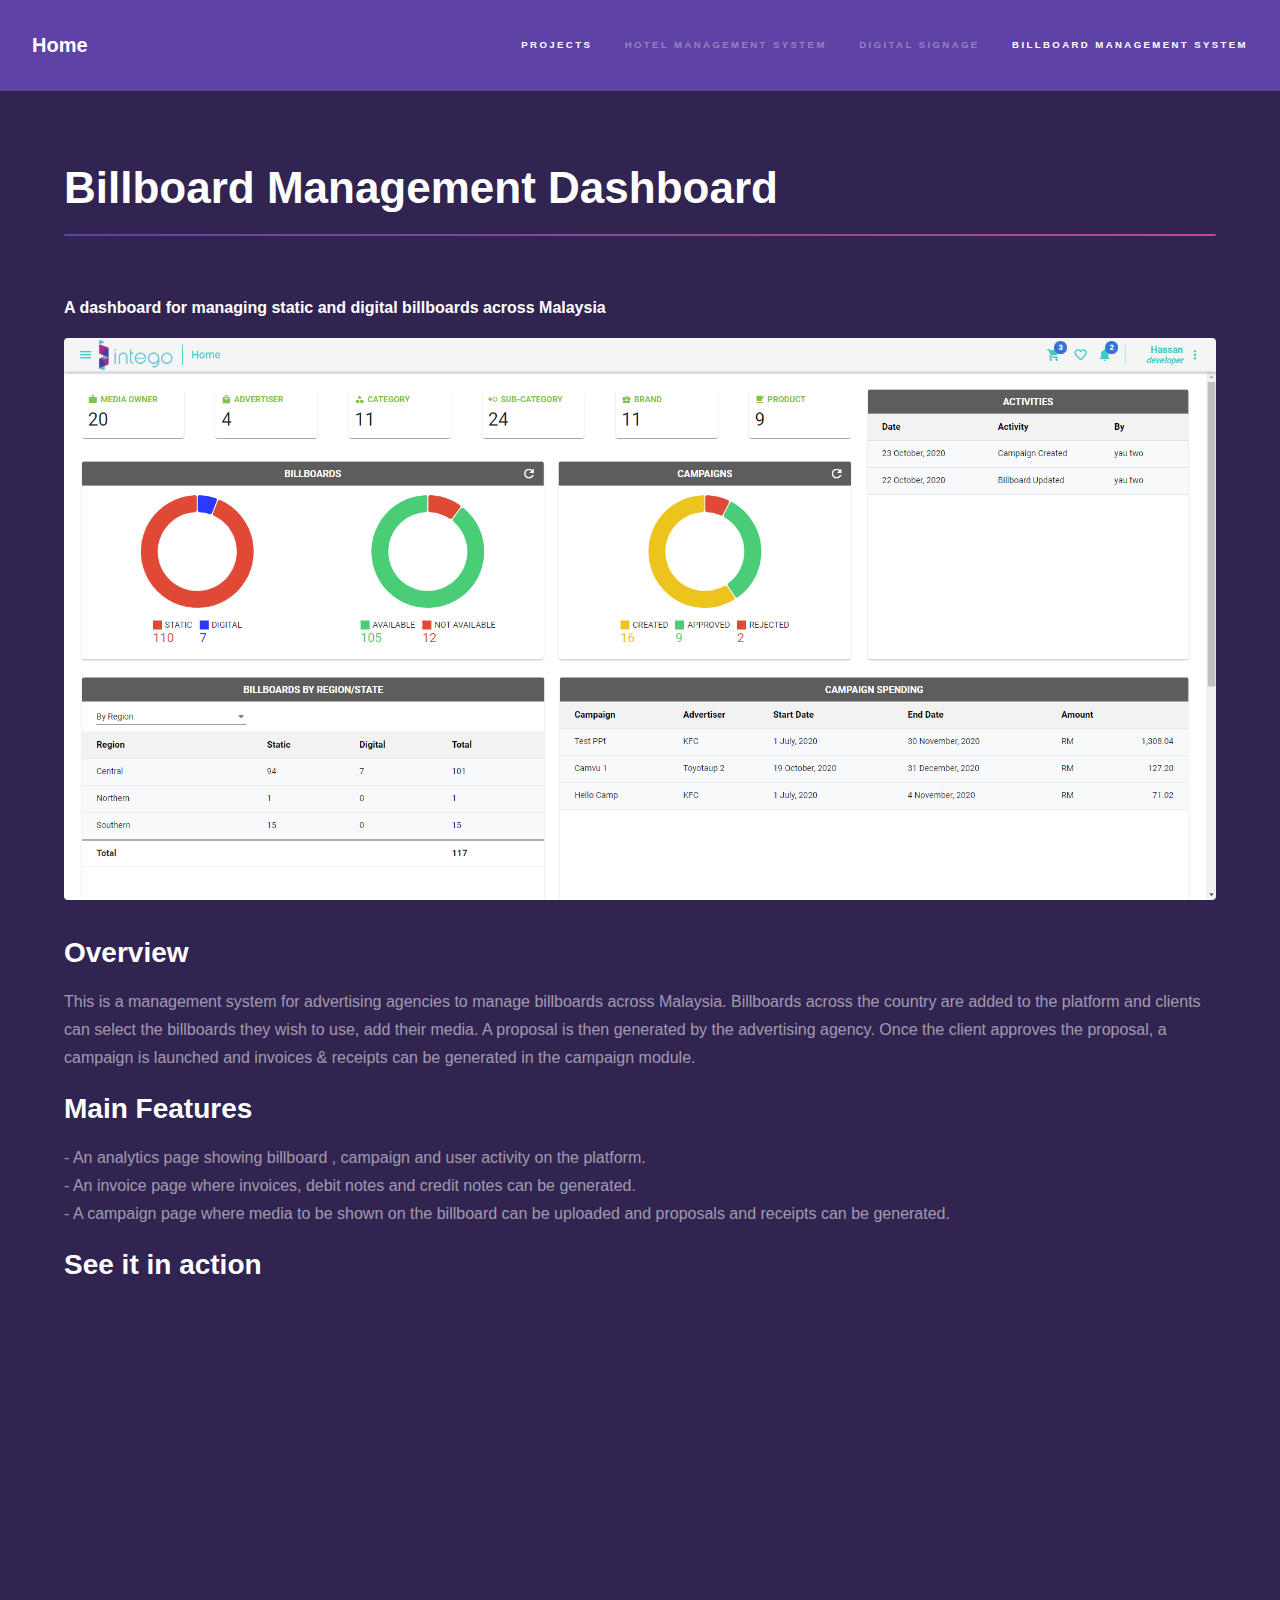
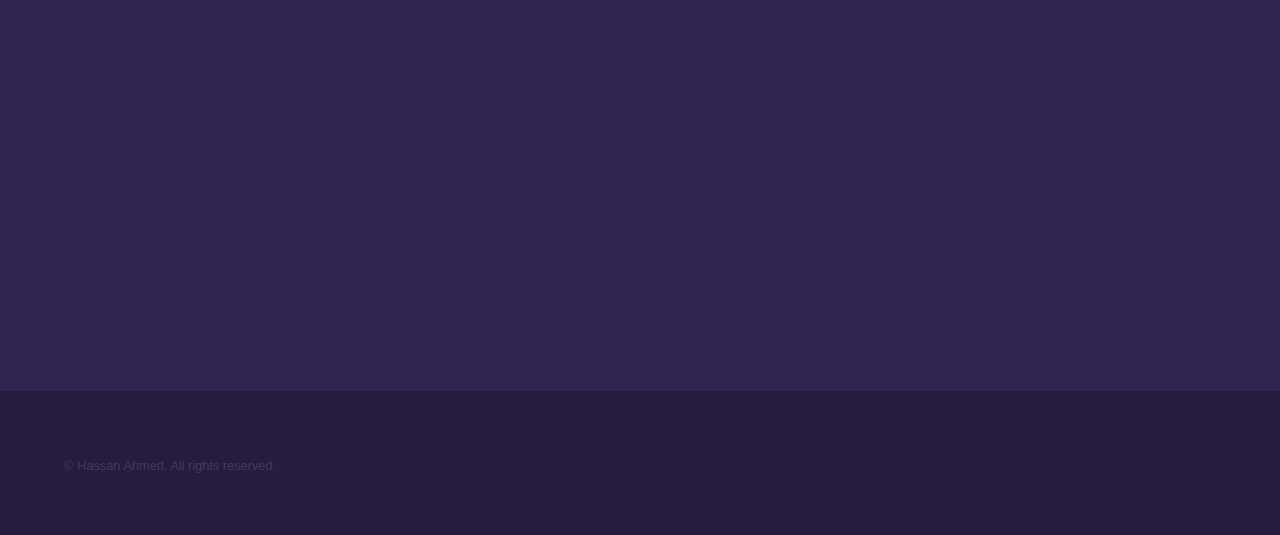
<file: billboard.html>
<!DOCTYPE HTML>
<!--
	Hyperspace by HTML5 UP
	html5up.net | @ajlkn
	Free for personal and commercial use under the CCA 3.0 license (html5up.net/license)
-->
<html>

<head>
    <title>Hassan Ahmed</title>
    <meta charset="utf-8" />
    <meta name="viewport" content="width=device-width, initial-scale=1, user-scalable=no" />
    <link rel="stylesheet" href="assets/css/main.css" />
    <noscript>
        <link rel="stylesheet" href="assets/css/noscript.css" />
    </noscript>
</head>

<body class="is-preload">
    <!-- Header -->
    <header id="header">
        <a href="index.html" class="title">Home</a>
        <nav>
            <ul>
                <li>
                    <a class="active">Projects</a>
                </li>
                <li>
                    <a href="./hotel.html">Hotel Management System</a>
                </li>
                <li>
                    <a href="signage.html">Digital Signage</a>
                </li>
                <li>
                    <a href="billboard.html" class="active">Billboard Management System</a>
                </li>
            </ul>
        </nav>
    </header>

    <!-- Wrapper -->
    <div id="wrapper">
        <!-- Main -->
        <section id="main" class="wrapper">
            <div class="inner">
                <h1 class="major">Billboard Management Dashboard</h1>
                <p>
                    <strong>A dashboard for managing static and digital billboards across Malaysia</strong>
                </p>
                <span class="image fit">
                    <img src="images/billboard/home-1.PNG" alt="Billboard Dashboard" />
                </span>

                <h2>Overview</h2>
                <p>This is a management system for advertising agencies to manage billboards across Malaysia. Billboards across
                    the country are added to the platform and clients can select the billboards they wish to use, add their
                    media. A proposal is then generated by the advertising agency. Once the client approves the proposal,
                    a campaign is launched and invoices & receipts can be generated in the campaign module.
                </p>

                <!-- <h2>Technologies Used</h2>
                <p> Angular, Angular Material, Node.js. JavaScript, TypeScript, MongoDB, HTML5 & CSS3. -->
                </p>

                <h2>Main Features</h2>
                <p>
                    - An analytics page showing billboard , campaign and user activity on the platform.
                    <br/> - An invoice page where invoices, debit notes and credit notes can be generated.
                    <br/> - A campaign page where media to be shown on the billboard can be uploaded and proposals and receipts
                    can be generated.
                </p>
                <h2>See it in action</h2>

                <div style="left: 0; width: 100%; height: 0; position: relative;padding-bottom: 56.25%;margin-top: 25px;">
                    <iframe src="https://www.youtube.com/embed/wmuQTJJk8tM?rel=0" style="border: 0; top: 0; left: 0; width: 100%; height: 100%; position: absolute;"
                        allowfullscreen scrolling="no" modestbranding controls=0 allow="encrypted-media; accelerometer; clipboard-write; gyroscope; picture-in-picture"></iframe>
                </div>
            </div>
        </section>

    </div>

    <!-- Footer -->
    <footer id="footer" class="wrapper alt">
        <div class="inner">
            <ul class="menu">
                <li>&copy; Hassan Ahmed. All rights reserved.</li>
            </ul>
        </div>
    </footer>

    <!-- Scripts -->
    <script src="assets/js/jquery.min.js"></script>
    <script src="assets/js/jquery.scrollex.min.js"></script>
    <script src="assets/js/jquery.scrolly.min.js"></script>
    <script src="assets/js/browser.min.js"></script>
    <script src="assets/js/breakpoints.min.js"></script>
    <script src="assets/js/util.js"></script>
    <script src="assets/js/main.js"></script>

</body>

</html>
</file>
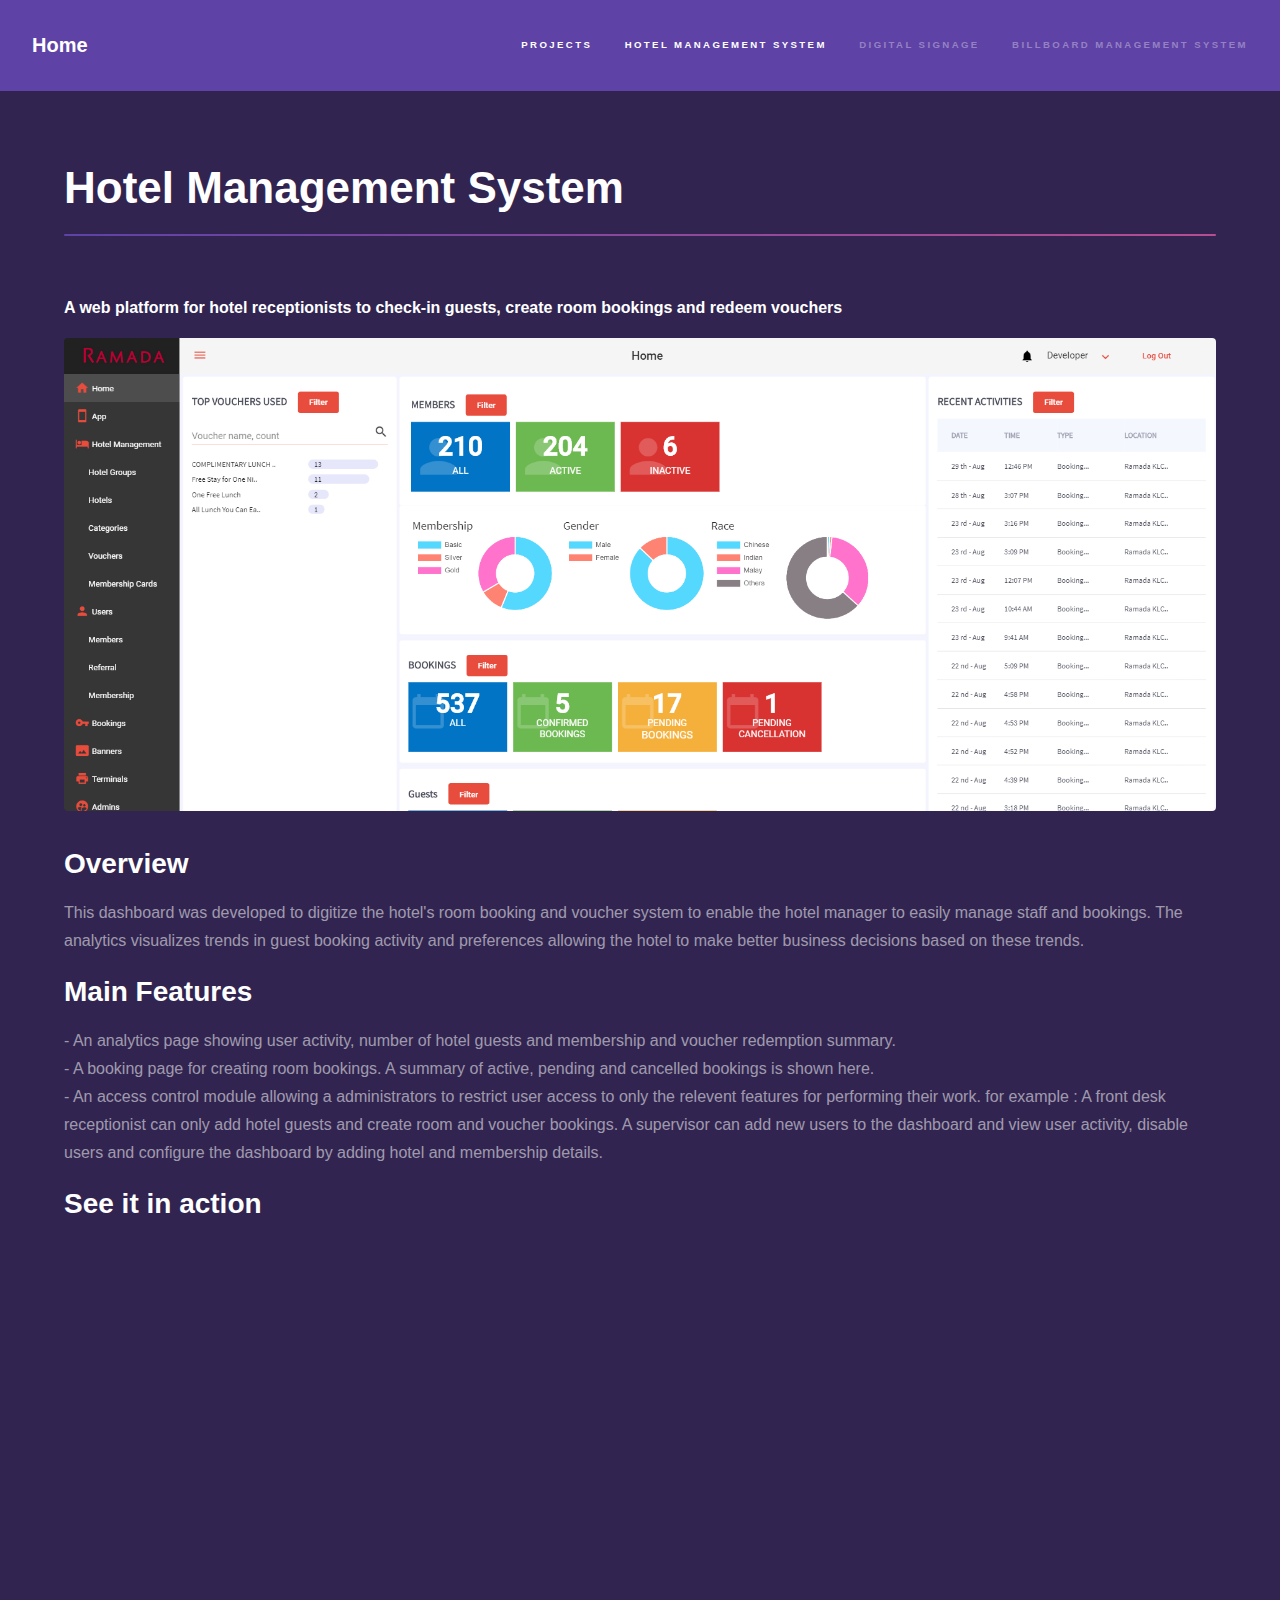
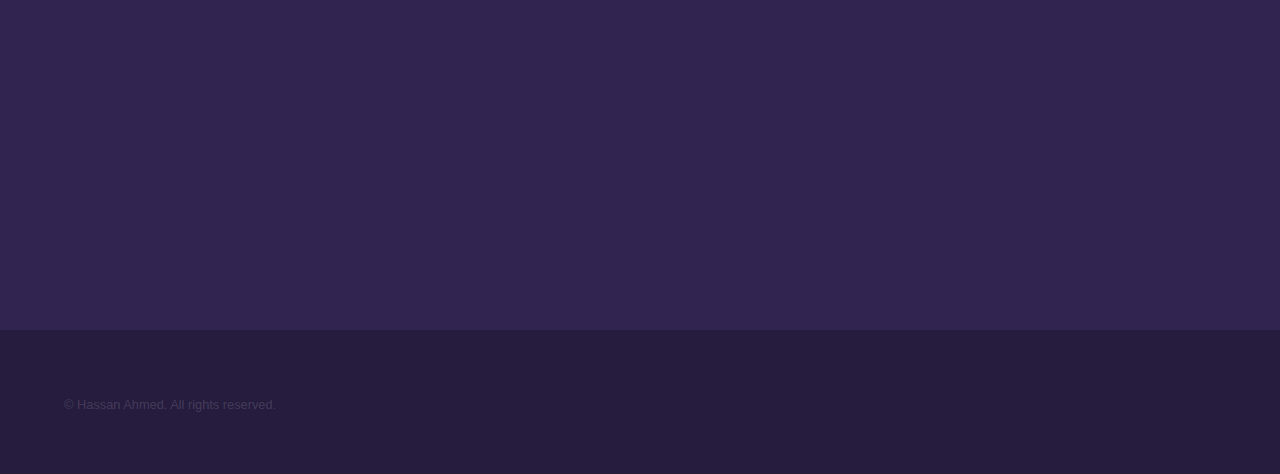
<file: hotel.html>
<!DOCTYPE HTML>
<!--
	Hyperspace by HTML5 UP
	html5up.net | @ajlkn
	Free for personal and commercial use under the CCA 3.0 license (html5up.net/license)
-->
<html>

<head>
    <title>Hassan Ahmed</title>
    <meta charset="utf-8" />
    <meta name="viewport" content="width=device-width, initial-scale=1, user-scalable=no" />
    <link rel="stylesheet" href="assets/css/main.css" />
    <noscript>
        <link rel="stylesheet" href="assets/css/noscript.css" />
    </noscript>
</head>

<body class="is-preload">

    <!-- Header -->
    <header id="header">
        <a href="index.html" class="title">Home</a>
        <nav>
            <ul>
                <li>
                    <a class="active">Projects</a>
                </li>
                <li>
                    <a href="./hotel.html" class="active">Hotel Management System</a>
                </li>
                <li>
                    <a href="signage.html">Digital Signage</a>
                </li>
                <li>
                    <a href="billboard.html">Billboard Management System</a>
                </li>
            </ul>
        </nav>
    </header>

    <!-- Wrapper -->
    <div id="wrapper">

        <!-- Main -->
        <section id="main" class="wrapper">
            <div class="inner">
                <h1 class="major">Hotel Management System</h1>
                <p>
                    <strong>A web platform for hotel receptionists to check-in guests, create room bookings and redeem vouchers</strong>
                </p>
                <span class="image fit">
                    <img src="images/hotel/hotel-1.PNG" alt="Hotel Dashboard" />
                </span>

                <h2>Overview</h2>
                <p>This dashboard was developed to digitize the hotel's room booking and voucher system to enable the hotel
                    manager to easily manage staff and bookings. The analytics visualizes trends in guest booking activity
                    and preferences allowing the hotel to make better business decisions based on these trends.
                </p>

                <!-- <h2>Technologies Used</h2>
                <p> React, Redux, Node.js. JavaScript, TypeScript, MongoDB, HTML5 & CSS3.
                    
                </p> -->

                <h2>Main Features</h2>
                <p>
                    - An analytics page showing user activity, number of hotel guests and membership and voucher redemption summary.
                    <br/> - A booking page for creating room bookings. A summary of active, pending and cancelled bookings is
                    shown here.
                    <br/> - An access control module allowing a administrators to restrict user access to only the relevent features
                    for performing their work. for example : A front desk receptionist can only add hotel guests and create
                    room and voucher bookings. A supervisor can add new users to the dashboard and view user activity, disable
                    users and configure the dashboard by adding hotel and membership details.
                </p>
                <h2>See it in action</h2>
                <div style="left: 0; width: 100%; height: 0; position: relative; padding-bottom: 56.25%;margin-top: 25px;">
                    <iframe src="https://www.youtube.com/embed/uwMoNFzPizI?rel=0" style="border: 0; top: 0; left: 0; width: 100%; height: 100%; position: absolute;"
                        allowfullscreen scrolling="no" modestbranding controls=0 allow="encrypted-media; accelerometer; clipboard-write; gyroscope; picture-in-picture"></iframe>
                </div>
            </div>
        </section>





        <!-- <div style="left: 10%; width: 80%; height: 0; position: relative; padding-bottom: 56.25%;margin-top: 25px;">
            <iframe src="https://www.youtube.com/embed/T0w0-P50YkA?rel=0" style="border: 0; top: 0; left: 0; width: 100%; height: 100%; position: absolute;"
                allowfullscreen scrolling="no" allow="encrypted-media; accelerometer; clipboard-write; gyroscope; picture-in-picture"></iframe>
        </div> -->

    </div>

    <!-- Footer -->
    <footer id="footer" class="wrapper alt">
        <div class="inner">
            <ul class="menu">
                <li>&copy; Hassan Ahmed. All rights reserved.</li>
            </ul>
        </div>
    </footer>

    <!-- Scripts -->
    <script src="assets/js/jquery.min.js"></script>
    <script src="assets/js/jquery.scrollex.min.js"></script>
    <script src="assets/js/jquery.scrolly.min.js"></script>
    <script src="assets/js/browser.min.js"></script>
    <script src="assets/js/breakpoints.min.js"></script>
    <script src="assets/js/util.js"></script>
    <script src="assets/js/main.js"></script>

</body>

</html>
</file>
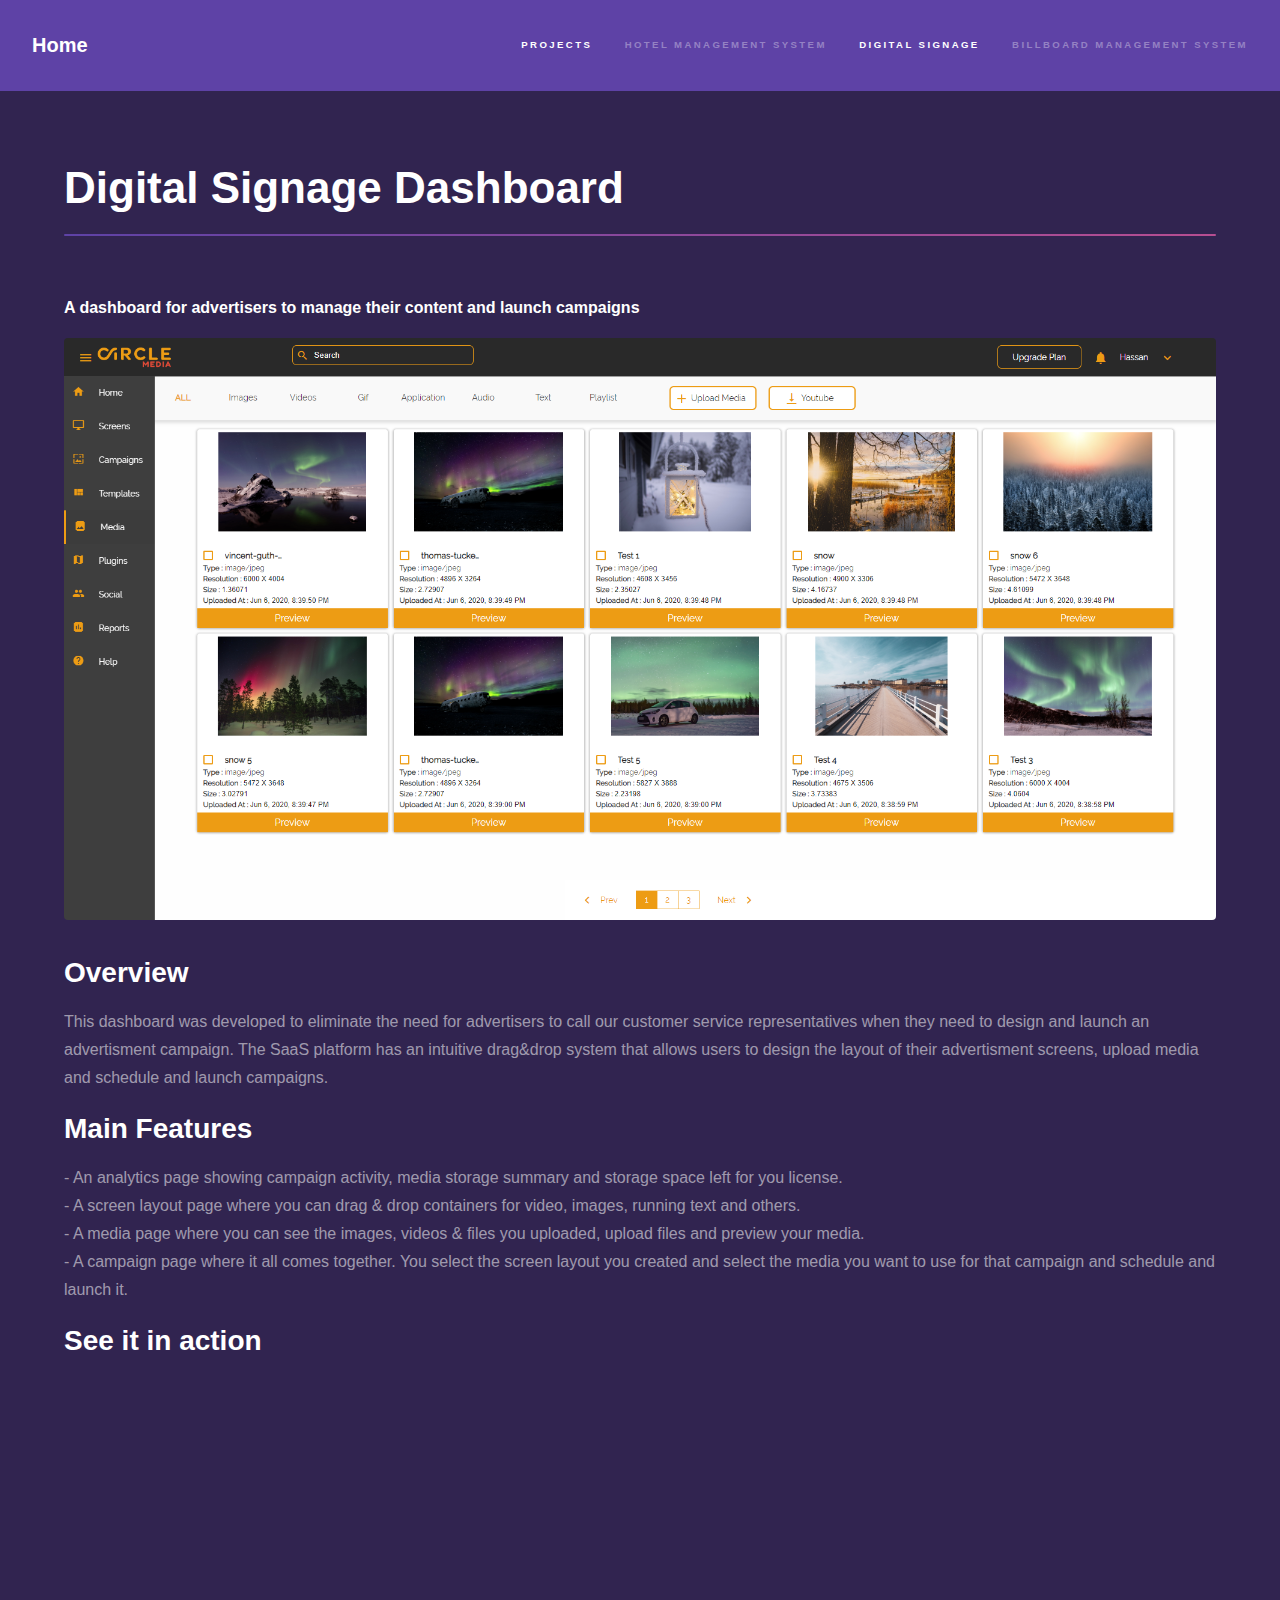
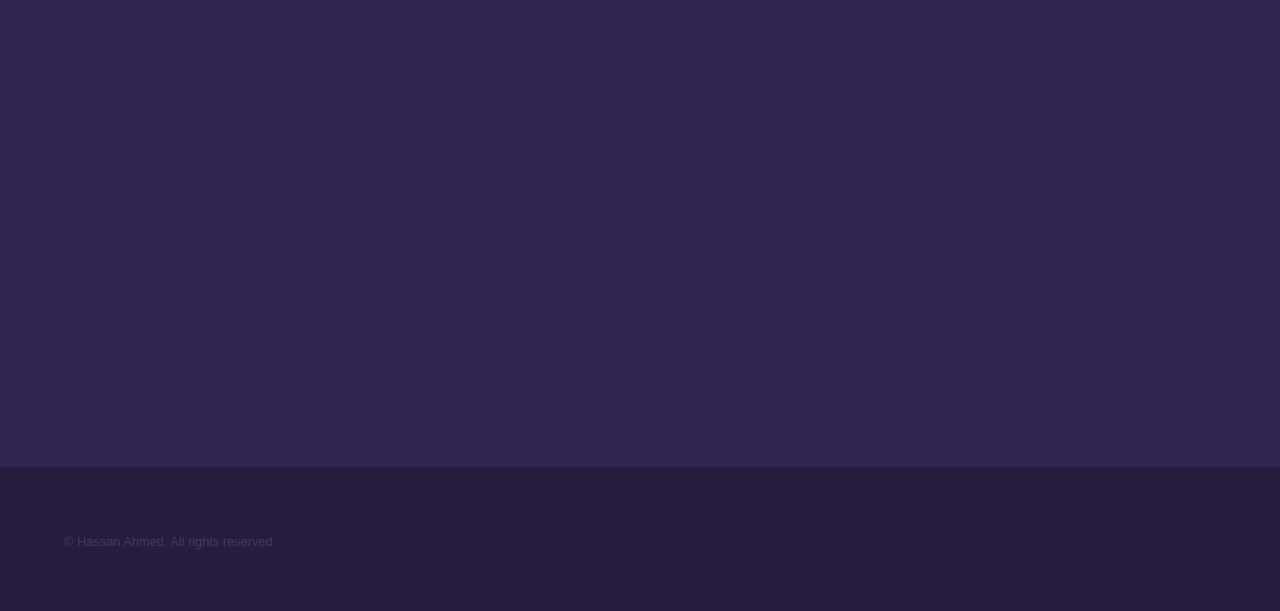
<file: signage.html>
<!DOCTYPE HTML>
<!--
	Hyperspace by HTML5 UP
	html5up.net | @ajlkn
	Free for personal and commercial use under the CCA 3.0 license (html5up.net/license)
-->
<html>

<head>
    <title>Hassan Ahmed</title>
    <meta charset="utf-8" />
    <meta name="viewport" content="width=device-width, initial-scale=1, user-scalable=no" />
    <link rel="stylesheet" href="assets/css/main.css" />
    <noscript>
        <link rel="stylesheet" href="assets/css/noscript.css" />
    </noscript>
</head>

<body class="is-preload">

    <!-- Header -->
    <header id="header">
        <a href="index.html" class="title">Home</a>
        <nav>
            <ul>
                <li>
                    <a class="active">Projects</a>
                </li>
                <li>
                    <a href="./hotel.html">Hotel Management System</a>
                </li>
                <li>
                    <a href="signage.html" class="active">Digital Signage</a>
                </li>
                <li>
                    <a href="billboard.html">Billboard Management System</a>
                </li>
            </ul>
        </nav>
    </header>

    <!-- Wrapper -->
    <div id="wrapper">

        <!-- Main -->


        <section id="main" class="wrapper">
            <div class="inner">
                <h1 class="major">Digital Signage Dashboard</h1>
                <p>
                    <strong>A dashboard for advertisers to manage their content and launch campaigns</strong>
                </p>
                <span class="image fit">
                    <img src="images/signage/signage.PNG" alt="Signage Dashboard" />
                </span>

                <h2>Overview</h2>
                <p>This dashboard was developed to eliminate the need for advertisers to call our customer service representatives
                    when they need to design and launch an advertisment campaign. The SaaS platform has an intuitive drag&drop
                    system that allows users to design the layout of their advertisment screens, upload media and schedule
                    and launch campaigns.
                </p>

                <!-- <h2>Technologies Used</h2>
                <p> Angular, Angular Material, Node.js. JavaScript, TypeScript, MongoDB, HTML5 & CSS3.
                </p> -->

                <h2>Main Features</h2>
                <p>
                    - An analytics page showing campaign activity, media storage summary and storage space left for you license.
                    <br/> - A screen layout page where you can drag & drop containers for video, images, running text and others.
                    <br/> - A media page where you can see the images, videos & files you uploaded, upload files and preview your
                    media.
                    <br/> - A campaign page where it all comes together. You select the screen layout you created and select the
                    media you want to use for that campaign and schedule and launch it.
                </p>
                <h2>See it in action</h2>
                <div style="left: 0; width: 100%; height: 0; position: relative; padding-bottom: 56.25%;margin-top: 25px;">
                    <iframe src="https://www.youtube.com/embed/T0w0-P50YkA?rel=0" style="border: 0; top: 0; left: 0; width: 100%; height: 100%; position: absolute;"
                        allowfullscreen scrolling="no" modestbranding controls=0 allow="encrypted-media; accelerometer; clipboard-write; gyroscope; picture-in-picture"></iframe>
                </div>
            </div>
        </section>

    </div>

    <!-- Footer -->
    <footer id="footer" class="wrapper alt">
        <div class="inner">
            <ul class="menu">
                <li>&copy; Hassan Ahmed. All rights reserved.</li>
            </ul>
        </div>
    </footer>

    <!-- Scripts -->
    <script src="assets/js/jquery.min.js"></script>
    <script src="assets/js/jquery.scrollex.min.js"></script>
    <script src="assets/js/jquery.scrolly.min.js"></script>
    <script src="assets/js/browser.min.js"></script>
    <script src="assets/js/breakpoints.min.js"></script>
    <script src="assets/js/util.js"></script>
    <script src="assets/js/main.js"></script>

</body>

</html>
</file>
<file: assets/css/noscript.css>
/*
	Hyperspace by HTML5 UP
	html5up.net | @ajlkn
	Free for personal and commercial use under the CCA 3.0 license (html5up.net/license)
*/

/* Spotlights */

	.spotlights > section > .image:before {
		opacity: 0 !important;
	}

	.spotlights > section > .content > .inner {
		-moz-transform: none !important;
		-webkit-transform: none !important;
		-ms-transform: none !important;
		transform: none !important;
		opacity: 1 !important;
	}

/* Wrapper */

	.wrapper > .inner {
		opacity: 1 !important;
		-moz-transform: none !important;
		-webkit-transform: none !important;
		-ms-transform: none !important;
		transform: none !important;
	}

/* Sidebar */

	#sidebar > .inner {
		opacity: 1 !important;
	}

	#sidebar nav > ul > li {
		-moz-transform: none !important;
		-webkit-transform: none !important;
		-ms-transform: none !important;
		transform: none !important;
		opacity: 1 !important;
	}
</file>
<file: assets/css/main.css>
@import url(fontawesome-all.min.css);

/*
	Hyperspace by HTML5 UP
	html5up.net | @ajlkn
	Free for personal and commercial use under the CCA 3.0 license (html5up.net/license)
*/

html, body, div, span, applet, object,
iframe, h1, h2, h3, h4, h5, h6, p, blockquote,
pre, a, abbr, acronym, address, big, cite,
code, del, dfn, em, img, ins, kbd, q, s, samp,
small, strike, strong, sub, sup, tt, var, b,
u, i, center, dl, dt, dd, ol, ul, li, fieldset,
form, label, legend, table, caption, tbody,
tfoot, thead, tr, th, td, article, aside,
canvas, details, embed, figure, figcaption,
footer, header, hgroup, menu, nav, output, ruby,
section, summary, time, mark, audio, video {
    margin: 0;
    padding: 0;
    border: 0;
    font-size: 100%;
    font: inherit;
    vertical-align: baseline;
}

.text-button {
    font-size: 14px;
}
article, aside, details, figcaption, figure,
footer, header, hgroup, menu, nav, section {
    display: block;
}

body {
    line-height: 1;
}

ol, ul {
    list-style: none;
}

blockquote, q {
    quotes: none;
}

blockquote:before, blockquote:after, q:before, q:after {
    content: '';
    content: none;
}

table {
    border-collapse: collapse;
    border-spacing: 0;
}

body {
    -webkit-text-size-adjust: none;
}

mark {
    background-color: transparent;
    color: inherit;
}

input::-moz-focus-inner {
    border: 0;
    padding: 0;
}

input, select, textarea {
    -moz-appearance: none;
    -webkit-appearance: none;
    -ms-appearance: none;
    appearance: none;
}

/* Basic */

@-ms-viewport {
    width: device-width;
}

body {
    -ms-overflow-style: scrollbar;
}

@media screen and (max-width: 480px) {

    html, body {
        min-width: 320px;
    }

}

html {
    box-sizing: border-box;
}

*, *:before, *:after {
    box-sizing: inherit;
}

body {
    background: #312450;
}

body.is-preload *, body.is-preload *:before, body.is-preload *:after {
    -moz-animation: none !important;
    -webkit-animation: none !important;
    -ms-animation: none !important;
    animation: none !important;
    -moz-transition: none !important;
    -webkit-transition: none !important;
    -ms-transition: none !important;
    transition: none !important;
}

/* Type */

body, input, select, textarea {
    color: rgba(255, 255, 255, 0.55);
    font-family: Arial, Helvetica, sans-serif;
    font-size: 16.5pt;
    font-weight: normal;
    line-height: 1.75;
}

@media screen and (max-width: 1680px) {

    body, input, select, textarea {
        font-size: 13pt;
    }

}

@media screen and (max-width: 1280px) {

    body, input, select, textarea {
        font-size: 12pt;
    }

}

@media screen and (max-width: 360px) {

    body, input, select, textarea {
        font-size: 11pt;
    }

}

a {
    -moz-transition: color 0.2s ease, border-bottom-color 0.2s ease;
    -webkit-transition: color 0.2s ease, border-bottom-color 0.2s ease;
    -ms-transition: color 0.2s ease, border-bottom-color 0.2s ease;
    transition: color 0.2s ease, border-bottom-color 0.2s ease;
    border-bottom: dotted 1px rgba(255, 255, 255, 0.35);
    color: inherit;
    text-decoration: none;
}

a:hover {
    border-bottom-color: transparent;
    color: #ffffff;
}

strong, b {
    color: #ffffff;
    font-weight: bold;
}

em, i {
    font-style: italic;
}

p {
    margin: 0 0 2em 0;
}

h1, h2, h3, h4, h5, h6 {
    color: #ffffff;
    font-weight: bold;
    line-height: 1.5;
    margin: 0 0 0.5em 0;
}

h1 a, h2 a, h3 a, h4 a, h5 a, h6 a {
    color: inherit;
    text-decoration: none;
}

h1 {
    font-size: 2.75em;
}

h1.major {
    margin: 0 0 1.3em 0;
    position: relative;
    padding-bottom: 0.35em;
}

h1.major:after {
    background-image: -moz-linear-gradient(to right, #5e42a6, #b74e91);
    background-image: -webkit-linear-gradient(to right, #5e42a6, #b74e91);
    background-image: -ms-linear-gradient(to right, #5e42a6, #b74e91);
    background-image: linear-gradient(to right, #5e42a6, #b74e91);
    -moz-transition: max-width 0.2s ease;
    -webkit-transition: max-width 0.2s ease;
    -ms-transition: max-width 0.2s ease;
    transition: max-width 0.2s ease;
    border-radius: 0.2em;
    bottom: 0;
    content: '';
    height: 0.05em;
    position: absolute;
    right: 0;
    width: 100%;
}

h2 {
    font-size: 1.75em;
}

h3 {
    font-size: 1.1em;
}

h4 {
    font-size: 1em;
}

h5 {
    font-size: 0.8em;
}

h6 {
    font-size: 0.6em;
}

@media screen and (max-width: 736px) {

    h1 {
        font-size: 2em;
    }

    h2 {
        font-size: 1.25em;
    }

    h3 {
        font-size: 1em;
    }

    h4 {
        font-size: 0.8em;
    }

    h5 {
        font-size: 0.6em;
    }

    h6 {
        font-size: 0.6em;
    }

}

sub {
    font-size: 0.8em;
    position: relative;
    top: 0.5em;
}

sup {
    font-size: 0.8em;
    position: relative;
    top: -0.5em;
}

blockquote {
    border-left: solid 4px rgba(255, 255, 255, 0.15);
    font-style: italic;
    margin: 0 0 2em 0;
    padding: 0.5em 0 0.5em 2em;
}

code {
    background: rgba(255, 255, 255, 0.05);
    border-radius: 0.25em;
    border: solid 1px rgba(255, 255, 255, 0.15);
    font-family: "Courier New", monospace;
    font-size: 0.9em;
    margin: 0 0.25em;
    padding: 0.25em 0.65em;
}

pre {
    -webkit-overflow-scrolling: touch;
    font-family: "Courier New", monospace;
    font-size: 0.9em;
    margin: 0 0 2em 0;
}

pre code {
    display: block;
    line-height: 1.75em;
    padding: 1em 1.5em;
    overflow-x: auto;
}

hr {
    border: 0;
    border-bottom: solid 1px rgba(255, 255, 255, 0.15);
    margin: 2em 0;
}

hr.major {
    margin: 3em 0;
}

.align-left {
    text-align: left;
}

.align-center {
    text-align: center;
}

.align-right {
    text-align: right;
}

/* Row */

.row {
    display: flex;
    flex-wrap: wrap;
    box-sizing: border-box;
    align-items: stretch;
}

.row > * {
    box-sizing: border-box;
}

.row.gtr-uniform > * > :last-child {
    margin-bottom: 0;
}

.row.aln-left {
    justify-content: flex-start;
}

.row.aln-center {
    justify-content: center;
}

.row.aln-right {
    justify-content: flex-end;
}

.row.aln-top {
    align-items: flex-start;
}

.row.aln-middle {
    align-items: center;
}

.row.aln-bottom {
    align-items: flex-end;
}

.row > .imp {
    order: -1;
}

.row > .col-1 {
    width: 8.33333%;
}

.row > .off-1 {
    margin-left: 8.33333%;
}

.row > .col-2 {
    width: 16.66667%;
}

.row > .off-2 {
    margin-left: 16.66667%;
}

.row > .col-3 {
    width: 25%;
}

.row > .off-3 {
    margin-left: 25%;
}

.row > .col-4 {
    width: 33.33333%;
}

.row > .off-4 {
    margin-left: 33.33333%;
}

.row > .col-5 {
    width: 41.66667%;
}

.row > .off-5 {
    margin-left: 41.66667%;
}

.row > .col-6 {
    width: 50%;
}

.row > .off-6 {
    margin-left: 50%;
}

.row > .col-7 {
    width: 58.33333%;
}

.row > .off-7 {
    margin-left: 58.33333%;
}

.row > .col-8 {
    width: 66.66667%;
}

.row > .off-8 {
    margin-left: 66.66667%;
}

.row > .col-9 {
    width: 75%;
}

.row > .off-9 {
    margin-left: 75%;
}

.row > .col-10 {
    width: 83.33333%;
}

.row > .off-10 {
    margin-left: 83.33333%;
}

.row > .col-11 {
    width: 91.66667%;
}

.row > .off-11 {
    margin-left: 91.66667%;
}

.row > .col-12 {
    width: 100%;
}

.row > .off-12 {
    margin-left: 100%;
}

.row.gtr-0 {
    margin-top: 0;
    margin-left: 0em;
}

.row.gtr-0 > * {
    padding: 0 0 0 0em;
}

.row.gtr-0.gtr-uniform {
    margin-top: 0em;
}

.row.gtr-0.gtr-uniform > * {
    padding-top: 0em;
}

.row.gtr-25 {
    margin-top: 0;
    margin-left: -0.375em;
}

.row.gtr-25 > * {
    padding: 0 0 0 0.375em;
}

.row.gtr-25.gtr-uniform {
    margin-top: -0.375em;
}

.row.gtr-25.gtr-uniform > * {
    padding-top: 0.375em;
}

.row.gtr-50 {
    margin-top: 0;
    margin-left: -0.75em;
}

.row.gtr-50 > * {
    padding: 0 0 0 0.75em;
}

.row.gtr-50.gtr-uniform {
    margin-top: -0.75em;
}

.row.gtr-50.gtr-uniform > * {
    padding-top: 0.75em;
}

.row {
    margin-top: 0;
    margin-left: -1.5em;
}

.row > * {
    padding: 0 0 0 1.5em;
}

.row.gtr-uniform {
    margin-top: -1.5em;
}

.row.gtr-uniform > * {
    padding-top: 1.5em;
}

.row.gtr-150 {
    margin-top: 0;
    margin-left: -2.25em;
}

.row.gtr-150 > * {
    padding: 0 0 0 2.25em;
}

.row.gtr-150.gtr-uniform {
    margin-top: -2.25em;
}

.row.gtr-150.gtr-uniform > * {
    padding-top: 2.25em;
}

.row.gtr-200 {
    margin-top: 0;
    margin-left: -3em;
}

.row.gtr-200 > * {
    padding: 0 0 0 3em;
}

.row.gtr-200.gtr-uniform {
    margin-top: -3em;
}

.row.gtr-200.gtr-uniform > * {
    padding-top: 3em;
}

@media screen and (max-width: 1680px) {

    .row {
        display: flex;
        flex-wrap: wrap;
        box-sizing: border-box;
        align-items: stretch;
    }

    .row > * {
        box-sizing: border-box;
    }

    .row.gtr-uniform > * > :last-child {
        margin-bottom: 0;
    }

    .row.aln-left {
        justify-content: flex-start;
    }

    .row.aln-center {
        justify-content: center;
    }

    .row.aln-right {
        justify-content: flex-end;
    }

    .row.aln-top {
        align-items: flex-start;
    }

    .row.aln-middle {
        align-items: center;
    }

    .row.aln-bottom {
        align-items: flex-end;
    }

    .row > .imp-xlarge {
        order: -1;
    }

    .row > .col-1-xlarge {
        width: 8.33333%;
    }

    .row > .off-1-xlarge {
        margin-left: 8.33333%;
    }

    .row > .col-2-xlarge {
        width: 16.66667%;
    }

    .row > .off-2-xlarge {
        margin-left: 16.66667%;
    }

    .row > .col-3-xlarge {
        width: 25%;
    }

    .row > .off-3-xlarge {
        margin-left: 25%;
    }

    .row > .col-4-xlarge {
        width: 33.33333%;
    }

    .row > .off-4-xlarge {
        margin-left: 33.33333%;
    }

    .row > .col-5-xlarge {
        width: 41.66667%;
    }

    .row > .off-5-xlarge {
        margin-left: 41.66667%;
    }

    .row > .col-6-xlarge {
        width: 50%;
    }

    .row > .off-6-xlarge {
        margin-left: 50%;
    }

    .row > .col-7-xlarge {
        width: 58.33333%;
    }

    .row > .off-7-xlarge {
        margin-left: 58.33333%;
    }

    .row > .col-8-xlarge {
        width: 66.66667%;
    }

    .row > .off-8-xlarge {
        margin-left: 66.66667%;
    }

    .row > .col-9-xlarge {
        width: 75%;
    }

    .row > .off-9-xlarge {
        margin-left: 75%;
    }

    .row > .col-10-xlarge {
        width: 83.33333%;
    }

    .row > .off-10-xlarge {
        margin-left: 83.33333%;
    }

    .row > .col-11-xlarge {
        width: 91.66667%;
    }

    .row > .off-11-xlarge {
        margin-left: 91.66667%;
    }

    .row > .col-12-xlarge {
        width: 100%;
    }

    .row > .off-12-xlarge {
        margin-left: 100%;
    }

    .row.gtr-0 {
        margin-top: 0;
        margin-left: 0em;
    }

    .row.gtr-0 > * {
        padding: 0 0 0 0em;
    }

    .row.gtr-0.gtr-uniform {
        margin-top: 0em;
    }

    .row.gtr-0.gtr-uniform > * {
        padding-top: 0em;
    }

    .row.gtr-25 {
        margin-top: 0;
        margin-left: -0.375em;
    }

    .row.gtr-25 > * {
        padding: 0 0 0 0.375em;
    }

    .row.gtr-25.gtr-uniform {
        margin-top: -0.375em;
    }

    .row.gtr-25.gtr-uniform > * {
        padding-top: 0.375em;
    }

    .row.gtr-50 {
        margin-top: 0;
        margin-left: -0.75em;
    }

    .row.gtr-50 > * {
        padding: 0 0 0 0.75em;
    }

    .row.gtr-50.gtr-uniform {
        margin-top: -0.75em;
    }

    .row.gtr-50.gtr-uniform > * {
        padding-top: 0.75em;
    }

    .row {
        margin-top: 0;
        margin-left: -1.5em;
    }

    .row > * {
        padding: 0 0 0 1.5em;
    }

    .row.gtr-uniform {
        margin-top: -1.5em;
    }

    .row.gtr-uniform > * {
        padding-top: 1.5em;
    }

    .row.gtr-150 {
        margin-top: 0;
        margin-left: -2.25em;
    }

    .row.gtr-150 > * {
        padding: 0 0 0 2.25em;
    }

    .row.gtr-150.gtr-uniform {
        margin-top: -2.25em;
    }

    .row.gtr-150.gtr-uniform > * {
        padding-top: 2.25em;
    }

    .row.gtr-200 {
        margin-top: 0;
        margin-left: -3em;
    }

    .row.gtr-200 > * {
        padding: 0 0 0 3em;
    }

    .row.gtr-200.gtr-uniform {
        margin-top: -3em;
    }

    .row.gtr-200.gtr-uniform > * {
        padding-top: 3em;
    }

}

@media screen and (max-width: 1280px) {

    .row {
        display: flex;
        flex-wrap: wrap;
        box-sizing: border-box;
        align-items: stretch;
    }

    .row > * {
        box-sizing: border-box;
    }

    .row.gtr-uniform > * > :last-child {
        margin-bottom: 0;
    }

    .row.aln-left {
        justify-content: flex-start;
    }

    .row.aln-center {
        justify-content: center;
    }

    .row.aln-right {
        justify-content: flex-end;
    }

    .row.aln-top {
        align-items: flex-start;
    }

    .row.aln-middle {
        align-items: center;
    }

    .row.aln-bottom {
        align-items: flex-end;
    }

    .row > .imp-large {
        order: -1;
    }

    .row > .col-1-large {
        width: 8.33333%;
    }

    .row > .off-1-large {
        margin-left: 8.33333%;
    }

    .row > .col-2-large {
        width: 16.66667%;
    }

    .row > .off-2-large {
        margin-left: 16.66667%;
    }

    .row > .col-3-large {
        width: 25%;
    }

    .row > .off-3-large {
        margin-left: 25%;
    }

    .row > .col-4-large {
        width: 33.33333%;
    }

    .row > .off-4-large {
        margin-left: 33.33333%;
    }

    .row > .col-5-large {
        width: 41.66667%;
    }

    .row > .off-5-large {
        margin-left: 41.66667%;
    }

    .row > .col-6-large {
        width: 50%;
    }

    .row > .off-6-large {
        margin-left: 50%;
    }

    .row > .col-7-large {
        width: 58.33333%;
    }

    .row > .off-7-large {
        margin-left: 58.33333%;
    }

    .row > .col-8-large {
        width: 66.66667%;
    }

    .row > .off-8-large {
        margin-left: 66.66667%;
    }

    .row > .col-9-large {
        width: 75%;
    }

    .row > .off-9-large {
        margin-left: 75%;
    }

    .row > .col-10-large {
        width: 83.33333%;
    }

    .row > .off-10-large {
        margin-left: 83.33333%;
    }

    .row > .col-11-large {
        width: 91.66667%;
    }

    .row > .off-11-large {
        margin-left: 91.66667%;
    }

    .row > .col-12-large {
        width: 100%;
    }

    .row > .off-12-large {
        margin-left: 100%;
    }

    .row.gtr-0 {
        margin-top: 0;
        margin-left: 0em;
    }

    .row.gtr-0 > * {
        padding: 0 0 0 0em;
    }

    .row.gtr-0.gtr-uniform {
        margin-top: 0em;
    }

    .row.gtr-0.gtr-uniform > * {
        padding-top: 0em;
    }

    .row.gtr-25 {
        margin-top: 0;
        margin-left: -0.375em;
    }

    .row.gtr-25 > * {
        padding: 0 0 0 0.375em;
    }

    .row.gtr-25.gtr-uniform {
        margin-top: -0.375em;
    }

    .row.gtr-25.gtr-uniform > * {
        padding-top: 0.375em;
    }

    .row.gtr-50 {
        margin-top: 0;
        margin-left: -0.75em;
    }

    .row.gtr-50 > * {
        padding: 0 0 0 0.75em;
    }

    .row.gtr-50.gtr-uniform {
        margin-top: -0.75em;
    }

    .row.gtr-50.gtr-uniform > * {
        padding-top: 0.75em;
    }

    .row {
        margin-top: 0;
        margin-left: -1.5em;
    }

    .row > * {
        padding: 0 0 0 1.5em;
    }

    .row.gtr-uniform {
        margin-top: -1.5em;
    }

    .row.gtr-uniform > * {
        padding-top: 1.5em;
    }

    .row.gtr-150 {
        margin-top: 0;
        margin-left: -2.25em;
    }

    .row.gtr-150 > * {
        padding: 0 0 0 2.25em;
    }

    .row.gtr-150.gtr-uniform {
        margin-top: -2.25em;
    }

    .row.gtr-150.gtr-uniform > * {
        padding-top: 2.25em;
    }

    .row.gtr-200 {
        margin-top: 0;
        margin-left: -3em;
    }

    .row.gtr-200 > * {
        padding: 0 0 0 3em;
    }

    .row.gtr-200.gtr-uniform {
        margin-top: -3em;
    }

    .row.gtr-200.gtr-uniform > * {
        padding-top: 3em;
    }

}

@media screen and (max-width: 980px) {

    .row {
        display: flex;
        flex-wrap: wrap;
        box-sizing: border-box;
        align-items: stretch;
    }

    .row > * {
        box-sizing: border-box;
    }

    .row.gtr-uniform > * > :last-child {
        margin-bottom: 0;
    }

    .row.aln-left {
        justify-content: flex-start;
    }

    .row.aln-center {
        justify-content: center;
    }

    .row.aln-right {
        justify-content: flex-end;
    }

    .row.aln-top {
        align-items: flex-start;
    }

    .row.aln-middle {
        align-items: center;
    }

    .row.aln-bottom {
        align-items: flex-end;
    }

    .row > .imp-medium {
        order: -1;
    }

    .row > .col-1-medium {
        width: 8.33333%;
    }

    .row > .off-1-medium {
        margin-left: 8.33333%;
    }

    .row > .col-2-medium {
        width: 16.66667%;
    }

    .row > .off-2-medium {
        margin-left: 16.66667%;
    }

    .row > .col-3-medium {
        width: 25%;
    }

    .row > .off-3-medium {
        margin-left: 25%;
    }

    .row > .col-4-medium {
        width: 33.33333%;
    }

    .row > .off-4-medium {
        margin-left: 33.33333%;
    }

    .row > .col-5-medium {
        width: 41.66667%;
    }

    .row > .off-5-medium {
        margin-left: 41.66667%;
    }

    .row > .col-6-medium {
        width: 50%;
    }

    .row > .off-6-medium {
        margin-left: 50%;
    }

    .row > .col-7-medium {
        width: 58.33333%;
    }

    .row > .off-7-medium {
        margin-left: 58.33333%;
    }

    .row > .col-8-medium {
        width: 66.66667%;
    }

    .row > .off-8-medium {
        margin-left: 66.66667%;
    }

    .row > .col-9-medium {
        width: 75%;
    }

    .row > .off-9-medium {
        margin-left: 75%;
    }

    .row > .col-10-medium {
        width: 83.33333%;
    }

    .row > .off-10-medium {
        margin-left: 83.33333%;
    }

    .row > .col-11-medium {
        width: 91.66667%;
    }

    .row > .off-11-medium {
        margin-left: 91.66667%;
    }

    .row > .col-12-medium {
        width: 100%;
    }

    .row > .off-12-medium {
        margin-left: 100%;
    }

    .row.gtr-0 {
        margin-top: 0;
        margin-left: 0em;
    }

    .row.gtr-0 > * {
        padding: 0 0 0 0em;
    }

    .row.gtr-0.gtr-uniform {
        margin-top: 0em;
    }

    .row.gtr-0.gtr-uniform > * {
        padding-top: 0em;
    }

    .row.gtr-25 {
        margin-top: 0;
        margin-left: -0.375em;
    }

    .row.gtr-25 > * {
        padding: 0 0 0 0.375em;
    }

    .row.gtr-25.gtr-uniform {
        margin-top: -0.375em;
    }

    .row.gtr-25.gtr-uniform > * {
        padding-top: 0.375em;
    }

    .row.gtr-50 {
        margin-top: 0;
        margin-left: -0.75em;
    }

    .row.gtr-50 > * {
        padding: 0 0 0 0.75em;
    }

    .row.gtr-50.gtr-uniform {
        margin-top: -0.75em;
    }

    .row.gtr-50.gtr-uniform > * {
        padding-top: 0.75em;
    }

    .row {
        margin-top: 0;
        margin-left: -1.5em;
    }

    .row > * {
        padding: 0 0 0 1.5em;
    }

    .row.gtr-uniform {
        margin-top: -1.5em;
    }

    .row.gtr-uniform > * {
        padding-top: 1.5em;
    }

    .row.gtr-150 {
        margin-top: 0;
        margin-left: -2.25em;
    }

    .row.gtr-150 > * {
        padding: 0 0 0 2.25em;
    }

    .row.gtr-150.gtr-uniform {
        margin-top: -2.25em;
    }

    .row.gtr-150.gtr-uniform > * {
        padding-top: 2.25em;
    }

    .row.gtr-200 {
        margin-top: 0;
        margin-left: -3em;
    }

    .row.gtr-200 > * {
        padding: 0 0 0 3em;
    }

    .row.gtr-200.gtr-uniform {
        margin-top: -3em;
    }

    .row.gtr-200.gtr-uniform > * {
        padding-top: 3em;
    }

}

@media screen and (max-width: 736px) {

    .row {
        display: flex;
        flex-wrap: wrap;
        box-sizing: border-box;
        align-items: stretch;
    }

    .row > * {
        box-sizing: border-box;
    }

    .row.gtr-uniform > * > :last-child {
        margin-bottom: 0;
    }

    .row.aln-left {
        justify-content: flex-start;
    }

    .row.aln-center {
        justify-content: center;
    }

    .row.aln-right {
        justify-content: flex-end;
    }

    .row.aln-top {
        align-items: flex-start;
    }

    .row.aln-middle {
        align-items: center;
    }

    .row.aln-bottom {
        align-items: flex-end;
    }

    .row > .imp-small {
        order: -1;
    }

    .row > .col-1-small {
        width: 8.33333%;
    }

    .row > .off-1-small {
        margin-left: 8.33333%;
    }

    .row > .col-2-small {
        width: 16.66667%;
    }

    .row > .off-2-small {
        margin-left: 16.66667%;
    }

    .row > .col-3-small {
        width: 25%;
    }

    .row > .off-3-small {
        margin-left: 25%;
    }

    .row > .col-4-small {
        width: 33.33333%;
    }

    .row > .off-4-small {
        margin-left: 33.33333%;
    }

    .row > .col-5-small {
        width: 41.66667%;
    }

    .row > .off-5-small {
        margin-left: 41.66667%;
    }

    .row > .col-6-small {
        width: 50%;
    }

    .row > .off-6-small {
        margin-left: 50%;
    }

    .row > .col-7-small {
        width: 58.33333%;
    }

    .row > .off-7-small {
        margin-left: 58.33333%;
    }

    .row > .col-8-small {
        width: 66.66667%;
    }

    .row > .off-8-small {
        margin-left: 66.66667%;
    }

    .row > .col-9-small {
        width: 75%;
    }

    .row > .off-9-small {
        margin-left: 75%;
    }

    .row > .col-10-small {
        width: 83.33333%;
    }

    .row > .off-10-small {
        margin-left: 83.33333%;
    }

    .row > .col-11-small {
        width: 91.66667%;
    }

    .row > .off-11-small {
        margin-left: 91.66667%;
    }

    .row > .col-12-small {
        width: 100%;
    }

    .row > .off-12-small {
        margin-left: 100%;
    }

    .row.gtr-0 {
        margin-top: 0;
        margin-left: 0em;
    }

    .row.gtr-0 > * {
        padding: 0 0 0 0em;
    }

    .row.gtr-0.gtr-uniform {
        margin-top: 0em;
    }

    .row.gtr-0.gtr-uniform > * {
        padding-top: 0em;
    }

    .row.gtr-25 {
        margin-top: 0;
        margin-left: -0.375em;
    }

    .row.gtr-25 > * {
        padding: 0 0 0 0.375em;
    }

    .row.gtr-25.gtr-uniform {
        margin-top: -0.375em;
    }

    .row.gtr-25.gtr-uniform > * {
        padding-top: 0.375em;
    }

    .row.gtr-50 {
        margin-top: 0;
        margin-left: -0.75em;
    }

    .row.gtr-50 > * {
        padding: 0 0 0 0.75em;
    }

    .row.gtr-50.gtr-uniform {
        margin-top: -0.75em;
    }

    .row.gtr-50.gtr-uniform > * {
        padding-top: 0.75em;
    }

    .row {
        margin-top: 0;
        margin-left: -1.5em;
    }

    .row > * {
        padding: 0 0 0 1.5em;
    }

    .row.gtr-uniform {
        margin-top: -1.5em;
    }

    .row.gtr-uniform > * {
        padding-top: 1.5em;
    }

    .row.gtr-150 {
        margin-top: 0;
        margin-left: -2.25em;
    }

    .row.gtr-150 > * {
        padding: 0 0 0 2.25em;
    }

    .row.gtr-150.gtr-uniform {
        margin-top: -2.25em;
    }

    .row.gtr-150.gtr-uniform > * {
        padding-top: 2.25em;
    }

    .row.gtr-200 {
        margin-top: 0;
        margin-left: -3em;
    }

    .row.gtr-200 > * {
        padding: 0 0 0 3em;
    }

    .row.gtr-200.gtr-uniform {
        margin-top: -3em;
    }

    .row.gtr-200.gtr-uniform > * {
        padding-top: 3em;
    }

}

@media screen and (max-width: 480px) {

    .row {
        display: flex;
        flex-wrap: wrap;
        box-sizing: border-box;
        align-items: stretch;
    }

    .row > * {
        box-sizing: border-box;
    }

    .row.gtr-uniform > * > :last-child {
        margin-bottom: 0;
    }

    .row.aln-left {
        justify-content: flex-start;
    }

    .row.aln-center {
        justify-content: center;
    }

    .row.aln-right {
        justify-content: flex-end;
    }

    .row.aln-top {
        align-items: flex-start;
    }

    .row.aln-middle {
        align-items: center;
    }

    .row.aln-bottom {
        align-items: flex-end;
    }

    .row > .imp-xsmall {
        order: -1;
    }

    .row > .col-1-xsmall {
        width: 8.33333%;
    }

    .row > .off-1-xsmall {
        margin-left: 8.33333%;
    }

    .row > .col-2-xsmall {
        width: 16.66667%;
    }

    .row > .off-2-xsmall {
        margin-left: 16.66667%;
    }

    .row > .col-3-xsmall {
        width: 25%;
    }

    .row > .off-3-xsmall {
        margin-left: 25%;
    }

    .row > .col-4-xsmall {
        width: 33.33333%;
    }

    .row > .off-4-xsmall {
        margin-left: 33.33333%;
    }

    .row > .col-5-xsmall {
        width: 41.66667%;
    }

    .row > .off-5-xsmall {
        margin-left: 41.66667%;
    }

    .row > .col-6-xsmall {
        width: 50%;
    }

    .row > .off-6-xsmall {
        margin-left: 50%;
    }

    .row > .col-7-xsmall {
        width: 58.33333%;
    }

    .row > .off-7-xsmall {
        margin-left: 58.33333%;
    }

    .row > .col-8-xsmall {
        width: 66.66667%;
    }

    .row > .off-8-xsmall {
        margin-left: 66.66667%;
    }

    .row > .col-9-xsmall {
        width: 75%;
    }

    .row > .off-9-xsmall {
        margin-left: 75%;
    }

    .row > .col-10-xsmall {
        width: 83.33333%;
    }

    .row > .off-10-xsmall {
        margin-left: 83.33333%;
    }

    .row > .col-11-xsmall {
        width: 91.66667%;
    }

    .row > .off-11-xsmall {
        margin-left: 91.66667%;
    }

    .row > .col-12-xsmall {
        width: 100%;
    }

    .row > .off-12-xsmall {
        margin-left: 100%;
    }

    .row.gtr-0 {
        margin-top: 0;
        margin-left: 0em;
    }

    .row.gtr-0 > * {
        padding: 0 0 0 0em;
    }

    .row.gtr-0.gtr-uniform {
        margin-top: 0em;
    }

    .row.gtr-0.gtr-uniform > * {
        padding-top: 0em;
    }

    .row.gtr-25 {
        margin-top: 0;
        margin-left: -0.375em;
    }

    .row.gtr-25 > * {
        padding: 0 0 0 0.375em;
    }

    .row.gtr-25.gtr-uniform {
        margin-top: -0.375em;
    }

    .row.gtr-25.gtr-uniform > * {
        padding-top: 0.375em;
    }

    .row.gtr-50 {
        margin-top: 0;
        margin-left: -0.75em;
    }

    .row.gtr-50 > * {
        padding: 0 0 0 0.75em;
    }

    .row.gtr-50.gtr-uniform {
        margin-top: -0.75em;
    }

    .row.gtr-50.gtr-uniform > * {
        padding-top: 0.75em;
    }

    .row {
        margin-top: 0;
        margin-left: -1.5em;
    }

    .row > * {
        padding: 0 0 0 1.5em;
    }

    .row.gtr-uniform {
        margin-top: -1.5em;
    }

    .row.gtr-uniform > * {
        padding-top: 1.5em;
    }

    .row.gtr-150 {
        margin-top: 0;
        margin-left: -2.25em;
    }

    .row.gtr-150 > * {
        padding: 0 0 0 2.25em;
    }

    .row.gtr-150.gtr-uniform {
        margin-top: -2.25em;
    }

    .row.gtr-150.gtr-uniform > * {
        padding-top: 2.25em;
    }

    .row.gtr-200 {
        margin-top: 0;
        margin-left: -3em;
    }

    .row.gtr-200 > * {
        padding: 0 0 0 3em;
    }

    .row.gtr-200.gtr-uniform {
        margin-top: -3em;
    }

    .row.gtr-200.gtr-uniform > * {
        padding-top: 3em;
    }

}

/* Box */

.box {
    border-radius: 0.25em;
    border: solid 1px rgba(255, 255, 255, 0.15);
    margin-bottom: 2em;
    padding: 1.5em;
}

.box > :last-child,
.box > :last-child > :last-child,
.box > :last-child > :last-child > :last-child {
    margin-bottom: 0;
}

.box.alt {
    border: 0;
    border-radius: 0;
    padding: 0;
}

/* Button */

input[type="submit"],
input[type="reset"],
input[type="button"],
button,
.button {
    -moz-appearance: none;
    -webkit-appearance: none;
    -ms-appearance: none;
    appearance: none;
    -moz-transition: border-color 0.2s ease;
    -webkit-transition: border-color 0.2s ease;
    -ms-transition: border-color 0.2s ease;
    transition: border-color 0.2s ease;
    background-color: transparent;
    border: solid 1px !important;
    border-color: rgba(255, 255, 255, 0.15) !important;
    border-radius: 3em;
    color: #ffffff !important;
    cursor: pointer;
    display: inline-block;
    font-size: 0.6em;
    font-weight: bold;
    height: calc(4.75em + 2px);
    letter-spacing: 0.25em;
    line-height: 4.75em;
    outline: 0;
    padding: 0 3.75em;
    position: relative;
    text-align: center;
    text-decoration: none;
    text-transform: uppercase;
    white-space: nowrap;
}

input[type="submit"]:after,
input[type="reset"]:after,
input[type="button"]:after,
button:after,
.button:after {
    -moz-transform: scale(0.25);
    -webkit-transform: scale(0.25);
    -ms-transform: scale(0.25);
    transform: scale(0.25);
    pointer-events: none;
    -moz-transition: opacity 0.2s ease, -moz-transform 0.2s ease;
    -webkit-transition: opacity 0.2s ease, -webkit-transform 0.2s ease;
    -ms-transition: opacity 0.2s ease, -ms-transform 0.2s ease;
    transition: opacity 0.2s ease, transform 0.2s ease;
    background: #ffffff;
    border-radius: 3em;
    content: '';
    height: 100%;
    left: 0;
    opacity: 0;
    position: absolute;
    top: 0;
    width: 100%;
}

input[type="submit"].icon:before,
input[type="reset"].icon:before,
input[type="button"].icon:before,
button.icon:before,
.button.icon:before {
    margin-right: 0.75em;
}

input[type="submit"].fit,
input[type="reset"].fit,
input[type="button"].fit,
button.fit,
.button.fit {
    width: 100%;
}

input[type="submit"].small,
input[type="reset"].small,
input[type="button"].small,
button.small,
.button.small {
    font-size: 0.4em;
}

input[type="submit"].large,
input[type="reset"].large,
input[type="button"].large,
button.large,
.button.large {
    font-size: 0.8em;
}

input[type="submit"].primary,
input[type="reset"].primary,
input[type="button"].primary,
button.primary,
.button.primary {
    background-color: #ffffff;
    color: #312450 !important;
}

input[type="submit"].primary:after,
input[type="reset"].primary:after,
input[type="button"].primary:after,
button.primary:after,
.button.primary:after {
    display: none;
}

input[type="submit"].disabled, input[type="submit"]:disabled,
input[type="reset"].disabled,
input[type="reset"]:disabled,
input[type="button"].disabled,
input[type="button"]:disabled,
button.disabled,
button:disabled,
.button.disabled,
.button:disabled {
    cursor: default;
    opacity: 0.5;
    pointer-events: none;
}

input[type="submit"]:hover,
input[type="reset"]:hover,
input[type="button"]:hover,
button:hover,
.button:hover {
    border-color: rgba(255, 255, 255, 0.55) !important;
}

input[type="submit"]:hover:after,
input[type="reset"]:hover:after,
input[type="button"]:hover:after,
button:hover:after,
.button:hover:after {
    opacity: 0.05;
    -moz-transform: scale(1);
    -webkit-transform: scale(1);
    -ms-transform: scale(1);
    transform: scale(1);
}

input[type="submit"]:hover:active,
input[type="reset"]:hover:active,
input[type="button"]:hover:active,
button:hover:active,
.button:hover:active {
    border-color: #ffffff !important;
}

input[type="submit"]:hover:active:after,
input[type="reset"]:hover:active:after,
input[type="button"]:hover:active:after,
button:hover:active:after,
.button:hover:active:after {
    opacity: 0.1;
}

/* Features */

.features {
    display: -moz-flex;
    display: -webkit-flex;
    display: -ms-flex;
    display: flex;
    -moz-flex-wrap: wrap;
    -webkit-flex-wrap: wrap;
    -ms-flex-wrap: wrap;
    flex-wrap: wrap;
    border-radius: 0.25em;
    border: solid 1px rgba(255, 255, 255, 0.15);
    background: rgba(255, 255, 255, 0.05);
    margin: 0 0 2em 0;
}

.features section {
    padding: 3.5em 3em 1em 7em;
    width: 50%;
    border-top: solid 1px rgba(255, 255, 255, 0.15);
    position: relative;
}

.features section:nth-child(-n + 2) {
    border-top-width: 0;
}

.features section:nth-child(2n) {
    border-left: solid 1px rgba(255, 255, 255, 0.15);
}

.features section .icon {
    -moz-transition: opacity 0.5s ease, -moz-transform 0.5s ease;
    -webkit-transition: opacity 0.5s ease, -webkit-transform 0.5s ease;
    -ms-transition: opacity 0.5s ease, -ms-transform 0.5s ease;
    transition: opacity 0.5s ease, transform 0.5s ease;
    -moz-transition-delay: 1s;
    -webkit-transition-delay: 1s;
    -ms-transition-delay: 1s;
    transition-delay: 1s;
    -moz-transform: scale(1);
    -webkit-transform: scale(1);
    -ms-transform: scale(1);
    transform: scale(1);
    position: absolute;
    left: 3em;
    top: 3em;
    opacity: 1;
}

.features section:nth-child(1) .icon {
    -moz-transition-delay: 0.15s;
    -webkit-transition-delay: 0.15s;
    -ms-transition-delay: 0.15s;
    transition-delay: 0.15s;
}

.features section:nth-child(2) .icon {
    -moz-transition-delay: 0.3s;
    -webkit-transition-delay: 0.3s;
    -ms-transition-delay: 0.3s;
    transition-delay: 0.3s;
}

.features section:nth-child(3) .icon {
    -moz-transition-delay: 0.45s;
    -webkit-transition-delay: 0.45s;
    -ms-transition-delay: 0.45s;
    transition-delay: 0.45s;
}

.features section:nth-child(4) .icon {
    -moz-transition-delay: 0.6s;
    -webkit-transition-delay: 0.6s;
    -ms-transition-delay: 0.6s;
    transition-delay: 0.6s;
}

.features section:nth-child(5) .icon {
    -moz-transition-delay: 0.75s;
    -webkit-transition-delay: 0.75s;
    -ms-transition-delay: 0.75s;
    transition-delay: 0.75s;
}

.features section:nth-child(6) .icon {
    -moz-transition-delay: 0.9s;
    -webkit-transition-delay: 0.9s;
    -ms-transition-delay: 0.9s;
    transition-delay: 0.9s;
}

.features section:nth-child(7) .icon {
    -moz-transition-delay: 1.05s;
    -webkit-transition-delay: 1.05s;
    -ms-transition-delay: 1.05s;
    transition-delay: 1.05s;
}

.features section:nth-child(8) .icon {
    -moz-transition-delay: 1.2s;
    -webkit-transition-delay: 1.2s;
    -ms-transition-delay: 1.2s;
    transition-delay: 1.2s;
}

.features section:nth-child(9) .icon {
    -moz-transition-delay: 1.35s;
    -webkit-transition-delay: 1.35s;
    -ms-transition-delay: 1.35s;
    transition-delay: 1.35s;
}

.features section:nth-child(10) .icon {
    -moz-transition-delay: 1.5s;
    -webkit-transition-delay: 1.5s;
    -ms-transition-delay: 1.5s;
    transition-delay: 1.5s;
}

.features section:nth-child(11) .icon {
    -moz-transition-delay: 1.65s;
    -webkit-transition-delay: 1.65s;
    -ms-transition-delay: 1.65s;
    transition-delay: 1.65s;
}

.features section:nth-child(12) .icon {
    -moz-transition-delay: 1.8s;
    -webkit-transition-delay: 1.8s;
    -ms-transition-delay: 1.8s;
    transition-delay: 1.8s;
}

.features section:nth-child(13) .icon {
    -moz-transition-delay: 1.95s;
    -webkit-transition-delay: 1.95s;
    -ms-transition-delay: 1.95s;
    transition-delay: 1.95s;
}

.features section:nth-child(14) .icon {
    -moz-transition-delay: 2.1s;
    -webkit-transition-delay: 2.1s;
    -ms-transition-delay: 2.1s;
    transition-delay: 2.1s;
}

.features section:nth-child(15) .icon {
    -moz-transition-delay: 2.25s;
    -webkit-transition-delay: 2.25s;
    -ms-transition-delay: 2.25s;
    transition-delay: 2.25s;
}

.features section:nth-child(16) .icon {
    -moz-transition-delay: 2.4s;
    -webkit-transition-delay: 2.4s;
    -ms-transition-delay: 2.4s;
    transition-delay: 2.4s;
}

.features section:nth-child(17) .icon {
    -moz-transition-delay: 2.55s;
    -webkit-transition-delay: 2.55s;
    -ms-transition-delay: 2.55s;
    transition-delay: 2.55s;
}

.features section:nth-child(18) .icon {
    -moz-transition-delay: 2.7s;
    -webkit-transition-delay: 2.7s;
    -ms-transition-delay: 2.7s;
    transition-delay: 2.7s;
}

.features section:nth-child(19) .icon {
    -moz-transition-delay: 2.85s;
    -webkit-transition-delay: 2.85s;
    -ms-transition-delay: 2.85s;
    transition-delay: 2.85s;
}

.features section:nth-child(20) .icon {
    -moz-transition-delay: 3s;
    -webkit-transition-delay: 3s;
    -ms-transition-delay: 3s;
    transition-delay: 3s;
}

.features.inactive section .icon {
    -moz-transform: scale(0.5);
    -webkit-transform: scale(0.5);
    -ms-transform: scale(0.5);
    transform: scale(0.5);
    opacity: 0;
}

@media screen and (max-width: 980px) {

    .features {
        display: block;
    }

    .features section {
        border-top-width: 1px !important;
        border-left-width: 0 !important;
        width: 100%;
    }

    .features section:first-child {
        border-top-width: 0 !important;
    }

}

@media screen and (max-width: 736px) {

    .features section {
        padding: 2.5em 1.5em 0.1em 5.5em;
    }

    .features section .icon {
        left: 1.5em;
        top: 2em;
    }

}

@media screen and (max-width: 480px) {

    .features section {
        padding: 2em 1.5em 0.1em 1.5em;
    }

    .features section .icon {
        left: 0;
        position: relative;
        top: 0;
    }

}

/* Form */

form {
    margin: 0 0 2em 0;
}

form > :last-child {
    margin-bottom: 0;
}

form > .fields {
    display: -moz-flex;
    display: -webkit-flex;
    display: -ms-flex;
    display: flex;
    -moz-flex-wrap: wrap;
    -webkit-flex-wrap: wrap;
    -ms-flex-wrap: wrap;
    flex-wrap: wrap;
    width: calc(100% + 3em);
    margin: -1.5em 0 2em -1.5em;
}

form > .fields > .field {
    -moz-flex-grow: 0;
    -webkit-flex-grow: 0;
    -ms-flex-grow: 0;
    flex-grow: 0;
    -moz-flex-shrink: 0;
    -webkit-flex-shrink: 0;
    -ms-flex-shrink: 0;
    flex-shrink: 0;
    padding: 1.5em 0 0 1.5em;
    width: calc(100% - 1.5em);
}

form > .fields > .field.half {
    width: calc(50% - 0.75em);
}

form > .fields > .field.third {
    width: calc(100% / 3 - 0.5em);
}

form > .fields > .field.quarter {
    width: calc(25% - 0.375em);
}

@media screen and (max-width: 480px) {

    form > .fields {
        width: calc(100% + 3em);
        margin: -1.5em 0 2em -1.5em;
    }

    form > .fields > .field {
        padding: 1.5em 0 0 1.5em;
        width: calc(100% - 1.5em);
    }

    form > .fields > .field.half {
        width: calc(100% - 1.5em);
    }

    form > .fields > .field.third {
        width: calc(100% - 1.5em);
    }

    form > .fields > .field.quarter {
        width: calc(100% - 1.5em);
    }

}

label {
    color: #ffffff;
    font-weight: bold;
    line-height: 1.5;
    margin: 0 0 0.7em 0;
    display: block;
    font-size: 1.1em;
}

input[type="text"],
input[type="password"],
input[type="email"],
input[type="tel"],
select,
textarea {
    -moz-appearance: none;
    -webkit-appearance: none;
    -ms-appearance: none;
    appearance: none;
    background: rgba(255, 255, 255, 0.05);
    border-radius: 0.25em;
    border: none;
    border: solid 1px rgba(255, 255, 255, 0.15);
    color: inherit;
    display: block;
    outline: 0;
    padding: 0 1em;
    text-decoration: none;
    width: 100%;
}

input[type="text"]:invalid,
input[type="password"]:invalid,
input[type="email"]:invalid,
input[type="tel"]:invalid,
select:invalid,
textarea:invalid {
    box-shadow: none;
}

input[type="text"]:focus,
input[type="password"]:focus,
input[type="email"]:focus,
input[type="tel"]:focus,
select:focus,
textarea:focus {
    border-color: #ffffff;
    box-shadow: 0 0 0 1px #ffffff;
}

select {
    background-image: url("data:image/svg+xml;charset=utf8,%3Csvg xmlns='http://www.w3.org/2000/svg' width='40' height='40' preserveAspectRatio='none' viewBox='0 0 40 40'%3E%3Cpath d='M9.4,12.3l10.4,10.4l10.4-10.4c0.2-0.2,0.5-0.4,0.9-0.4c0.3,0,0.6,0.1,0.9,0.4l3.3,3.3c0.2,0.2,0.4,0.5,0.4,0.9 c0,0.4-0.1,0.6-0.4,0.9L20.7,31.9c-0.2,0.2-0.5,0.4-0.9,0.4c-0.3,0-0.6-0.1-0.9-0.4L4.3,17.3c-0.2-0.2-0.4-0.5-0.4-0.9 c0-0.4,0.1-0.6,0.4-0.9l3.3-3.3c0.2-0.2,0.5-0.4,0.9-0.4S9.1,12.1,9.4,12.3z' fill='rgba(255, 255, 255, 0.15)' /%3E%3C/svg%3E");
    background-size: 1.25rem;
    background-repeat: no-repeat;
    background-position: calc(100% - 1rem) center;
    height: 2.75em;
    padding-right: 2.75em;
    text-overflow: ellipsis;
}

select option {
    color: #ffffff;
    background: #312450;
}

select:focus::-ms-value {
    background-color: transparent;
}

select::-ms-expand {
    display: none;
}

input[type="text"],
input[type="password"],
input[type="email"],
select {
    height: 2.75em;
}

textarea {
    padding: 0.75em 1em;
}

body.is-ie textarea {
    min-height: 10em;
}

input[type="checkbox"],
input[type="radio"] {
    -moz-appearance: none;
    -webkit-appearance: none;
    -ms-appearance: none;
    appearance: none;
    display: block;
    float: left;
    margin-right: -2em;
    opacity: 0;
    width: 1em;
    z-index: -1;
}

input[type="checkbox"] + label,
input[type="radio"] + label {
    text-decoration: none;
    color: rgba(255, 255, 255, 0.55);
    cursor: pointer;
    display: inline-block;
    font-size: 1em;
    font-weight: normal;
    padding-left: 2.4em;
    padding-right: 0.75em;
    position: relative;
}

input[type="checkbox"] + label:before,
input[type="radio"] + label:before {
    -moz-osx-font-smoothing: grayscale;
    -webkit-font-smoothing: antialiased;
    display: inline-block;
    font-style: normal;
    font-variant: normal;
    text-rendering: auto;
    line-height: 1;
    text-transform: none !important;
    font-family: 'Font Awesome 5 Free';
    font-weight: 900;
}

input[type="checkbox"] + label:before,
input[type="radio"] + label:before {
    background: rgba(255, 255, 255, 0.05);
    border-radius: 0.25em;
    border: solid 1px rgba(255, 255, 255, 0.15);
    content: '';
    display: inline-block;
    font-size: 0.8em;
    height: 2.0625em;
    left: 0;
    line-height: 2.0625em;
    position: absolute;
    text-align: center;
    top: 0;
    width: 2.0625em;
}

input[type="checkbox"]:checked + label:before,
input[type="radio"]:checked + label:before {
    background: #ffffff;
    border-color: #ffffff;
    color: #b74e91;
    content: '\f00c';
}

input[type="checkbox"]:focus + label:before,
input[type="radio"]:focus + label:before {
    border-color: #ffffff;
    box-shadow: 0 0 0 1px #ffffff;
}

input[type="checkbox"] + label:before {
    border-radius: 0.25em;
}

input[type="radio"] + label:before {
    border-radius: 100%;
}

::-webkit-input-placeholder {
    color: rgba(255, 255, 255, 0.35) !important;
    opacity: 1.0;
}

:-moz-placeholder {
    color: rgba(255, 255, 255, 0.35) !important;
    opacity: 1.0;
}

::-moz-placeholder {
    color: rgba(255, 255, 255, 0.35) !important;
    opacity: 1.0;
}

:-ms-input-placeholder {
    color: rgba(255, 255, 255, 0.35) !important;
    opacity: 1.0;
}

/* Icon */

.icon {
    text-decoration: none;
    border-bottom: none;
    position: relative;
}

.icon:before {
    -moz-osx-font-smoothing: grayscale;
    -webkit-font-smoothing: antialiased;
    display: inline-block;
    font-style: normal;
    font-variant: normal;
    text-rendering: auto;
    line-height: 1;
    text-transform: none !important;
    font-family: 'Font Awesome 5 Free';
    font-weight: 400;
}

.icon > .label {
    display: none;
}

.icon:before {
    line-height: inherit;
}

.icon.solid:before {
    font-weight: 900;
}

.icon.brands:before {
    font-family: 'Font Awesome 5 Brands';
}

.icon.major {
    width: 2.5em;
    height: 2.5em;
    display: block;
    background: #ffffff;
    border-radius: 100%;
    color: #312450;
    text-align: center;
    line-height: 2.5em;
    margin: 0 0 1.3em 0;
}

.icon.major:before {
    font-size: 1.25em;
}

.wrapper.style1 .icon.major:before {
    color: #5e42a6;
}

.wrapper.style1-alt .icon.major:before {
    color: #493382;
}

.wrapper.style2 .icon.major:before {
    color: #5052b5;
}

.wrapper.style2-alt .icon.major:before {
    color: #3e4094;
}

.wrapper.style3 .icon.major:before {
    color: #b74e91;
}

.wrapper.style3-alt .icon.major:before {
    color: #953d75;
}

/* Image */

.image {
    border-radius: 0.25em;
    border: 0;
    display: inline-block;
    position: relative;
}

.image img {
    border-radius: 0.25em;
    display: block;
}

.image.left, .image.right {
    max-width: 40%;
}

.image.left img, .image.right img {
    width: 100%;
}

.image.left {
    float: left;
    margin: 0 1.5em 1em 0;
    top: 0.25em;
}

.image.right {
    float: right;
    margin: 0 0 1em 1.5em;
    top: 0.25em;
}

.image.fit {
    display: block;
    margin: 0 0 2em 0;
    width: 100%;
}

.image.fit img {
    width: 100%;
}

.image.main {
    display: block;
    margin: 0 0 3em 0;
    width: 100%;
}

.image.main img {
    width: 100%;
}

/* List */

ol {
    list-style: decimal;
    margin: 0 0 2em 0;
    padding-left: 1.25em;
}

ol li {
    padding-left: 0.25em;
}

ul {
    list-style: disc;
    margin: 0 0 2em 0;
    padding-left: 1em;
}

ul li {
    padding-left: 0.5em;
}

ul.alt {
    list-style: none;
    padding-left: 0;
}

ul.alt li {
    border-top: solid 1px rgba(255, 255, 255, 0.15);
    padding: 0.5em 0;
}

ul.alt li:first-child {
    border-top: 0;
    padding-top: 0;
}

dl {
    margin: 0 0 2em 0;
}

dl dt {
    display: block;
    font-weight: bold;
    margin: 0 0 1em 0;
}

dl dd {
    margin-left: 2em;
}

/* Actions */

ul.actions {
    display: -moz-flex;
    display: -webkit-flex;
    display: -ms-flex;
    display: flex;
    cursor: default;
    list-style: none;
    margin-left: -1em;
    padding-left: 0;
}

ul.actions li {
    padding: 0 0 0 1em;
    vertical-align: middle;
}

ul.actions.special {
    -moz-justify-content: center;
    -webkit-justify-content: center;
    -ms-justify-content: center;
    justify-content: center;
    width: 100%;
    margin-left: 0;
}

ul.actions.special li:first-child {
    padding-left: 0;
}

ul.actions.stacked {
    -moz-flex-direction: column;
    -webkit-flex-direction: column;
    -ms-flex-direction: column;
    flex-direction: column;
    margin-left: 0;
}

ul.actions.stacked li {
    padding: 1.3em 0 0 0;
}

ul.actions.stacked li:first-child {
    padding-top: 0;
}

ul.actions.fit {
    width: calc(100% + 1em);
}

ul.actions.fit li {
    -moz-flex-grow: 1;
    -webkit-flex-grow: 1;
    -ms-flex-grow: 1;
    flex-grow: 1;
    -moz-flex-shrink: 1;
    -webkit-flex-shrink: 1;
    -ms-flex-shrink: 1;
    flex-shrink: 1;
    width: 100%;
}

ul.actions.fit li > * {
    width: 100%;
}

ul.actions.fit.stacked {
    width: 100%;
}

@media screen and (max-width: 480px) {

    ul.actions:not(.fixed) {
        -moz-flex-direction: column;
        -webkit-flex-direction: column;
        -ms-flex-direction: column;
        flex-direction: column;
        margin-left: 0;
        width: 100% !important;
    }

    ul.actions:not(.fixed) li {
        -moz-flex-grow: 1;
        -webkit-flex-grow: 1;
        -ms-flex-grow: 1;
        flex-grow: 1;
        -moz-flex-shrink: 1;
        -webkit-flex-shrink: 1;
        -ms-flex-shrink: 1;
        flex-shrink: 1;
        padding: 1em 0 0 0;
        text-align: center;
        width: 100%;
    }

    ul.actions:not(.fixed) li > * {
        width: 100%;
    }

    ul.actions:not(.fixed) li:first-child {
        padding-top: 0;
    }

    ul.actions:not(.fixed) li input[type="submit"],
    ul.actions:not(.fixed) li input[type="reset"],
    ul.actions:not(.fixed) li input[type="button"],
    ul.actions:not(.fixed) li button,
    ul.actions:not(.fixed) li .button {
        width: 100%;
    }

    ul.actions:not(.fixed) li input[type="submit"].icon:before,
    ul.actions:not(.fixed) li input[type="reset"].icon:before,
    ul.actions:not(.fixed) li input[type="button"].icon:before,
    ul.actions:not(.fixed) li button.icon:before,
    ul.actions:not(.fixed) li .button.icon:before {
        margin-left: -0.5rem;
    }

}

/* Contact */

ul.contact {
    list-style: none;
    padding: 0;
}

ul.contact > li {
    padding: 0;
    margin: 1.5em 0 0 0;
}

ul.contact > li:first-child {
    margin-top: 0;
}

/* Icons */

ul.icons {
    cursor: default;
    list-style: none;
    padding-left: 0;
}

ul.icons li {
    display: inline-block;
    padding: 0 0.75em 0 0;
}

ul.icons li:last-child {
    padding-right: 0;
}

ul.icons li > a, ul.icons li > span {
    border: 0;
}

ul.icons li > a .label, ul.icons li > span .label {
    display: none;
}

/* Menu */

ul.menu {
    list-style: none;
    padding: 0;
}

ul.menu > li {
    border-left: solid 1px rgba(255, 255, 255, 0.15);
    display: inline-block;
    line-height: 1;
    margin-left: 1.5em;
    padding: 0 0 0 1.5em;
}

ul.menu > li:first-child {
    border-left: 0;
    margin: 0;
    padding-left: 0;
}

@media screen and (max-width: 480px) {

    ul.menu > li {
        border-left: 0;
        display: block;
        line-height: inherit;
        margin: 0.5em 0 0 0;
        padding-left: 0;
    }

}

/* Section/Article */

section.special, article.special {
    text-align: center;
}

header p {
    color: rgba(255, 255, 255, 0.35);
    position: relative;
    margin: 0 0 1.5em 0;
}

header h2 + p {
    font-size: 1.25em;
    margin-top: -1em;
    line-height: 1.5em;
}

header h3 + p {
    font-size: 1.1em;
    margin-top: -0.8em;
    line-height: 1.5em;
}

header h4 + p,
header h5 + p,
header h6 + p {
    font-size: 0.9em;
    margin-top: -0.6em;
    line-height: 1.5em;
}

/* Split */

.split {
    display: -moz-flex;
    display: -webkit-flex;
    display: -ms-flex;
    display: flex;
}

.split > * {
    width: calc(50% - 2.5em);
}

.split > :nth-child(2n - 1) {
    padding-right: 2.5em;
    border-right: solid 1px rgba(255, 255, 255, 0.15);
}

.split > :nth-child(2n) {
    padding-left: 2.5em;
}

.split.style1 > :nth-child(2n - 1) {
    width: calc(66.66666% - 2.5em);
}

.split.style1 > :nth-child(2n) {
    width: calc(33.33333% - 2.5em);
}

@media screen and (max-width: 1680px) {

    .split > * {
        width: calc(50% - 2em);
    }

    .split > :nth-child(2n - 1) {
        padding-right: 2em;
    }

    .split > :nth-child(2n) {
        padding-left: 2em;
    }

    .split.style1 > :nth-child(2n - 1) {
        width: calc(66.66666% - 2em);
    }

    .split.style1 > :nth-child(2n) {
        width: calc(33.33333% - 2em);
    }

}

@media screen and (max-width: 980px) {

    .split {
        display: block;
    }

    .split > * {
        border-top: solid 1px rgba(255, 255, 255, 0.15);
        margin: 4em 0 0 0;
        padding: 4em 0 0 0;
        width: 100% !important;
    }

    .split > :nth-child(2n - 1) {
        border-right: 0;
        padding-right: 0;
    }

    .split > :nth-child(2n) {
        padding-left: 0;
    }

    .split > :first-child {
        border-top: 0;
        margin-top: 0;
        padding-top: 0;
    }

}

@media screen and (max-width: 736px) {

    .split > * {
        margin: 3em 0 0 0;
        padding: 3em 0 0 0;
    }

}

/* Spotlights */

.spotlights > section {
    display: -moz-flex;
    display: -webkit-flex;
    display: -ms-flex;
    display: flex;
    -moz-flex-direction: row;
    -webkit-flex-direction: row;
    -ms-flex-direction: row;
    flex-direction: row;
    min-height: 22.5em;
}

body.is-ie .spotlights > section {
    min-height: 0;
}

.spotlights > section > .image {
    background-position: center center;
    background-size: cover;
    border-radius: 0;
    display: block;
    position: relative;
    width: 25em;
}

.spotlights > section > .image img {
    border-radius: 0;
    display: block;
}

.spotlights > section > .image:before {
    -moz-transition: opacity 1s ease;
    -webkit-transition: opacity 1s ease;
    -ms-transition: opacity 1s ease;
    transition: opacity 1s ease;
    background: rgba(49, 36, 80, 0.9);
    content: '';
    display: block;
    height: 100%;
    left: 0;
    opacity: 0;
    position: absolute;
    top: 0;
    width: 100%;
}

.spotlights > section > .content {
    padding: 4em 5em 2em 5em;
    display: -moz-flex;
    display: -webkit-flex;
    display: -ms-flex;
    display: flex;
    -moz-flex-direction: column;
    -webkit-flex-direction: column;
    -ms-flex-direction: column;
    flex-direction: column;
    -moz-justify-content: center;
    -webkit-justify-content: center;
    -ms-justify-content: center;
    justify-content: center;
    width: 50em;
    -ms-flex: 1;
}

.spotlights > section > .content > .inner {
    -moz-transform: translateX(0) translateY(0);
    -webkit-transform: translateX(0) translateY(0);
    -ms-transform: translateX(0) translateY(0);
    transform: translateX(0) translateY(0);
    -moz-transition: opacity 1s ease, -moz-transform 1s ease;
    -webkit-transition: opacity 1s ease, -webkit-transform 1s ease;
    -ms-transition: opacity 1s ease, -ms-transform 1s ease;
    transition: opacity 1s ease, transform 1s ease;
    opacity: 1;
}

.spotlights > section:nth-child(2) {
    background-color: rgba(0, 0, 0, 0.05);
}

.spotlights > section:nth-child(3) {
    background-color: rgba(0, 0, 0, 0.1);
}

.spotlights > section.inactive > .image:before,
body.is-preload .spotlights > section > .image:before {
    opacity: 1;
}

.spotlights > section.inactive > .content > .inner,
body.is-preload .spotlights > section > .content > .inner {
    -moz-transform: translateX(-1em);
    -webkit-transform: translateX(-1em);
    -ms-transform: translateX(-1em);
    transform: translateX(-1em);
    opacity: 0;
}

@media screen and (max-width: 1680px) {

    .spotlights > section > .content {
        padding: 4em 4em 2em 4em;
    }

}

@media screen and (max-width: 980px) {

    .spotlights > section {
        display: block;
    }

    .spotlights > section > .image {
        width: 100%;
        height: 30vh;
    }

    .spotlights > section > .content {
        width: 100%;
    }

    .spotlights > section.inactive > .content > .inner,
    body.is-preload .spotlights > section > .content > .inner {
        -moz-transform: translateY(1em);
        -webkit-transform: translateY(1em);
        -ms-transform: translateY(1em);
        transform: translateY(1em);
    }

}

@media screen and (max-width: 736px) {

    .spotlights > section > .image {
        height: 50vh;
        min-height: 15em;
    }

    .spotlights > section > .content {
        padding: 3em 2em 1em 2em;
    }

}

/* Table */

.table-wrapper {
    -webkit-overflow-scrolling: touch;
    overflow-x: auto;
}

table {
    margin: 0 0 2em 0;
    width: 100%;
}

table tbody tr {
    border: solid 1px rgba(255, 255, 255, 0.15);
    border-left: 0;
    border-right: 0;
}

table tbody tr:nth-child(2n + 1) {
    background-color: rgba(255, 255, 255, 0.05);
}

table td {
    padding: 0.75em 0.75em;
}

table th {
    color: #ffffff;
    font-size: 1em;
    font-weight: bold;
    padding: 0 0.75em 0.75em 0.75em;
    text-align: left;
}

table thead {
    border-bottom: solid 2px rgba(255, 255, 255, 0.15);
}

table tfoot {
    border-top: solid 2px rgba(255, 255, 255, 0.15);
}

table.alt {
    border-collapse: separate;
}

table.alt tbody tr td {
    border: solid 1px rgba(255, 255, 255, 0.15);
    border-left-width: 0;
    border-top-width: 0;
}

table.alt tbody tr td:first-child {
    border-left-width: 1px;
}

table.alt tbody tr:first-child td {
    border-top-width: 1px;
}

table.alt thead {
    border-bottom: 0;
}

table.alt tfoot {
    border-top: 0;
}

/* Wrapper */

.wrapper {
    position: relative;
}

.wrapper > .inner {
    padding: 5em 5em 3em 5em;
    max-width: 100%;
    width: 75em;
}

@media screen and (max-width: 1680px) {

    .wrapper > .inner {
        padding: 4em 4em 2em 4em;
    }

}

@media screen and (max-width: 1280px) {

    .wrapper > .inner {
        width: 100%;
    }

}

@media screen and (max-width: 736px) {

    .wrapper > .inner {
        padding: 3em 2em 1em 2em;
    }

}

.wrapper.alt {
    background-color: #261c3e;
}

.wrapper.style1 {
    background-color: #5e42a6;
}

.wrapper.style1-alt {
    background-color: #493382;
}

.wrapper.style2 {
    background-color: #5052b5;
}

.wrapper.style2-alt {
    background-color: #3e4094;
}

.wrapper.style3 {
    background-color: #b74e91;
}

.wrapper.style3-alt {
    background-color: #953d75;
}

.wrapper.fullscreen {
    display: -moz-flex;
    display: -webkit-flex;
    display: -ms-flex;
    display: flex;
    -moz-flex-direction: column;
    -webkit-flex-direction: column;
    -ms-flex-direction: column;
    flex-direction: column;
    -moz-justify-content: center;
    -webkit-justify-content: center;
    -ms-justify-content: center;
    justify-content: center;
    min-height: 100vh;
}

body.is-ie .wrapper.fullscreen {
    height: 100vh;
}

@media screen and (max-width: 1280px) {

    .wrapper.fullscreen {
        min-height: calc(100vh - 2.5em);
    }

    body.is-ie .wrapper.fullscreen {
        height: calc(100vh - 2.5em);
    }

}

@media screen and (max-width: 736px) {

    .wrapper.fullscreen {
        padding: 2em 0;
        min-height: 0;
    }

    body.is-ie .wrapper.fullscreen {
        height: auto;
    }

}

.wrapper.fade-up > .inner {
    -moz-transform: translateY(0);
    -webkit-transform: translateY(0);
    -ms-transform: translateY(0);
    transform: translateY(0);
    -moz-transition: opacity 1s ease, -moz-transform 1s ease;
    -webkit-transition: opacity 1s ease, -webkit-transform 1s ease;
    -ms-transition: opacity 1s ease, -ms-transform 1s ease;
    transition: opacity 1s ease, transform 1s ease;
    opacity: 1.0;
}

.wrapper.fade-up.inactive > .inner,
body.is-preload .wrapper.fade-up > .inner {
    opacity: 0;
    -moz-transform: translateY(1em);
    -webkit-transform: translateY(1em);
    -ms-transform: translateY(1em);
    transform: translateY(1em);
}

.wrapper.fade-down > .inner {
    -moz-transform: translateY(0);
    -webkit-transform: translateY(0);
    -ms-transform: translateY(0);
    transform: translateY(0);
    -moz-transition: opacity 1s ease, -moz-transform 1s ease;
    -webkit-transition: opacity 1s ease, -webkit-transform 1s ease;
    -ms-transition: opacity 1s ease, -ms-transform 1s ease;
    transition: opacity 1s ease, transform 1s ease;
    opacity: 1.0;
}

.wrapper.fade-down.inactive > .inner,
body.is-preload .wrapper.fade-down > .inner {
    opacity: 0;
    -moz-transform: translateY(-1em);
    -webkit-transform: translateY(-1em);
    -ms-transform: translateY(-1em);
    transform: translateY(-1em);
}

.wrapper.fade > .inner {
    -moz-transition: opacity 1s ease;
    -webkit-transition: opacity 1s ease;
    -ms-transition: opacity 1s ease;
    transition: opacity 1s ease;
    opacity: 1.0;
}

.wrapper.fade.inactive > .inner,
body.is-preload .wrapper.fade > .inner {
    opacity: 0;
}

/* Header */

#header {
    display: -moz-flex;
    display: -webkit-flex;
    display: -ms-flex;
    display: flex;
    background-color: #5e42a6;
    cursor: default;
    padding: 1.75em 2em;
}

#header > .title {
    border: 0;
    color: #ffffff;
    display: block;
    font-size: 1.25em;
    font-weight: bold;
}

#header > nav {
    -moz-flex: 1;
    -webkit-flex: 1;
    -ms-flex: 1;
    flex: 1;
    text-align: right;
}

#header > nav > ul {
    margin: 0;
    padding: 0;
}

#header > nav > ul > li {
    display: inline-block;
    margin-left: 1.75em;
    padding: 0;
    vertical-align: middle;
}

#header > nav > ul > li:first-child {
    margin-left: 0;
}

#header > nav > ul > li a {
    border: 0;
    color: rgba(255, 255, 255, 0.35);
    display: inline-block;
    font-size: 0.6em;
    font-weight: bold;
    letter-spacing: 0.25em;
    text-transform: uppercase;
}

#header > nav > ul > li a:hover {
    color: rgba(255, 255, 255, 0.55);
}

#header > nav > ul > li a.active {
    color: #ffffff;
}

@media screen and (max-width: 736px) {

    #header {
        padding: 1em 2em;
    }

}

@media screen and (max-width: 480px) {

    #header {
        display: block;
        padding: 0 2em;
        text-align: left;
    }

    #header .title {
        font-size: 1.25em;
        padding: 1em 0;
    }

    #header > nav {
        border-top: solid 1px rgba(255, 255, 255, 0.15);
        text-align: inherit;
    }

    #header > nav > ul > li {
        margin-left: 1.5em;
    }

    #header > nav > ul > li a {
        height: 6em;
        line-height: 6em;
    }

}

/* Wrapper (main) */

#sidebar + #wrapper {
    margin-left: 18em;
}

@media screen and (max-width: 1280px) {

    #sidebar + #wrapper {
        margin-left: 0;
        padding-top: 3.5em;
    }

}

@media screen and (max-width: 736px) {

    #sidebar + #wrapper {
        padding-top: 0;
    }

}

#header + #wrapper > .wrapper > .inner {
    margin: 0 auto;
}

/* Footer */

#sidebar + #wrapper + #footer {
    margin-left: 18em;
}

@media screen and (max-width: 1280px) {

    #sidebar + #wrapper + #footer {
        margin-left: 0;
    }

}

#footer > .inner a {
    border-bottom-color: rgba(255, 255, 255, 0.15);
}

#footer > .inner a:hover {
    border-bottom-color: transparent;
}

#footer > .inner .menu {
    font-size: 0.8em;
    color: rgba(255, 255, 255, 0.15);
}

#header + #wrapper + #footer > .inner {
    margin: 0 auto;
}

/* Sidebar */

#sidebar {
    padding: 2.5em 2.5em 0.5em 2.5em;
    background: #312450;
    cursor: default;
    height: 100vh;
    left: 0;
    overflow-x: hidden;
    overflow-y: auto;
    position: fixed;
    text-align: right;
    top: 0;
    width: 18em;
    z-index: 2;
}

#sidebar > .inner {
    display: -moz-flex;
    display: -webkit-flex;
    display: -ms-flex;
    display: flex;
    -moz-flex-direction: column;
    -webkit-flex-direction: column;
    -ms-flex-direction: column;
    flex-direction: column;
    -moz-justify-content: center;
    -webkit-justify-content: center;
    -ms-justify-content: center;
    justify-content: center;
    -moz-transform: translateY(0);
    -webkit-transform: translateY(0);
    -ms-transform: translateY(0);
    transform: translateY(0);
    -moz-transition: opacity 1s ease;
    -webkit-transition: opacity 1s ease;
    -ms-transition: opacity 1s ease;
    transition: opacity 1s ease;
    min-height: 100%;
    opacity: 1;
    width: 100%;
}

body.is-ie #sidebar > .inner {
    height: 100%;
}

#sidebar nav > ul {
    list-style: none;
    padding: 0;
}

#sidebar nav > ul > li {
    -moz-transform: translateY(0);
    -webkit-transform: translateY(0);
    -ms-transform: translateY(0);
    transform: translateY(0);
    -moz-transition: opacity 0.15s ease, -moz-transform 0.75s ease;
    -webkit-transition: opacity 0.15s ease, -webkit-transform 0.75s ease;
    -ms-transition: opacity 0.15s ease, -ms-transform 0.75s ease;
    transition: opacity 0.15s ease, transform 0.75s ease;
    margin: 1.5em 0 0 0;
    opacity: 1;
    padding: 0;
    position: relative;
}

#sidebar nav > ul > li:first-child {
    margin: 0;
}

#sidebar nav > ul > li:nth-child(1) {
    -moz-transition-delay: 0.45s;
    -webkit-transition-delay: 0.45s;
    -ms-transition-delay: 0.45s;
    transition-delay: 0.45s;
}

#sidebar nav > ul > li:nth-child(2) {
    -moz-transition-delay: 0.65s;
    -webkit-transition-delay: 0.65s;
    -ms-transition-delay: 0.65s;
    transition-delay: 0.65s;
}

#sidebar nav > ul > li:nth-child(3) {
    -moz-transition-delay: 0.85s;
    -webkit-transition-delay: 0.85s;
    -ms-transition-delay: 0.85s;
    transition-delay: 0.85s;
}

#sidebar nav > ul > li:nth-child(4) {
    -moz-transition-delay: 1.05s;
    -webkit-transition-delay: 1.05s;
    -ms-transition-delay: 1.05s;
    transition-delay: 1.05s;
}

#sidebar nav > ul > li:nth-child(5) {
    -moz-transition-delay: 1.25s;
    -webkit-transition-delay: 1.25s;
    -ms-transition-delay: 1.25s;
    transition-delay: 1.25s;
}

#sidebar nav > ul > li:nth-child(6) {
    -moz-transition-delay: 1.45s;
    -webkit-transition-delay: 1.45s;
    -ms-transition-delay: 1.45s;
    transition-delay: 1.45s;
}

#sidebar nav > ul > li:nth-child(7) {
    -moz-transition-delay: 1.65s;
    -webkit-transition-delay: 1.65s;
    -ms-transition-delay: 1.65s;
    transition-delay: 1.65s;
}

#sidebar nav > ul > li:nth-child(8) {
    -moz-transition-delay: 1.85s;
    -webkit-transition-delay: 1.85s;
    -ms-transition-delay: 1.85s;
    transition-delay: 1.85s;
}

#sidebar nav > ul > li:nth-child(9) {
    -moz-transition-delay: 2.05s;
    -webkit-transition-delay: 2.05s;
    -ms-transition-delay: 2.05s;
    transition-delay: 2.05s;
}

#sidebar nav > ul > li:nth-child(10) {
    -moz-transition-delay: 2.25s;
    -webkit-transition-delay: 2.25s;
    -ms-transition-delay: 2.25s;
    transition-delay: 2.25s;
}

#sidebar nav > ul > li:nth-child(11) {
    -moz-transition-delay: 2.45s;
    -webkit-transition-delay: 2.45s;
    -ms-transition-delay: 2.45s;
    transition-delay: 2.45s;
}

#sidebar nav > ul > li:nth-child(12) {
    -moz-transition-delay: 2.65s;
    -webkit-transition-delay: 2.65s;
    -ms-transition-delay: 2.65s;
    transition-delay: 2.65s;
}

#sidebar nav > ul > li:nth-child(13) {
    -moz-transition-delay: 2.85s;
    -webkit-transition-delay: 2.85s;
    -ms-transition-delay: 2.85s;
    transition-delay: 2.85s;
}

#sidebar nav > ul > li:nth-child(14) {
    -moz-transition-delay: 3.05s;
    -webkit-transition-delay: 3.05s;
    -ms-transition-delay: 3.05s;
    transition-delay: 3.05s;
}

#sidebar nav > ul > li:nth-child(15) {
    -moz-transition-delay: 3.25s;
    -webkit-transition-delay: 3.25s;
    -ms-transition-delay: 3.25s;
    transition-delay: 3.25s;
}

#sidebar nav > ul > li:nth-child(16) {
    -moz-transition-delay: 3.45s;
    -webkit-transition-delay: 3.45s;
    -ms-transition-delay: 3.45s;
    transition-delay: 3.45s;
}

#sidebar nav > ul > li:nth-child(17) {
    -moz-transition-delay: 3.65s;
    -webkit-transition-delay: 3.65s;
    -ms-transition-delay: 3.65s;
    transition-delay: 3.65s;
}

#sidebar nav > ul > li:nth-child(18) {
    -moz-transition-delay: 3.85s;
    -webkit-transition-delay: 3.85s;
    -ms-transition-delay: 3.85s;
    transition-delay: 3.85s;
}

#sidebar nav > ul > li:nth-child(19) {
    -moz-transition-delay: 4.05s;
    -webkit-transition-delay: 4.05s;
    -ms-transition-delay: 4.05s;
    transition-delay: 4.05s;
}

#sidebar nav > ul > li:nth-child(20) {
    -moz-transition-delay: 4.25s;
    -webkit-transition-delay: 4.25s;
    -ms-transition-delay: 4.25s;
    transition-delay: 4.25s;
}

#sidebar nav a {
    -moz-transition: color 0.2s ease;
    -webkit-transition: color 0.2s ease;
    -ms-transition: color 0.2s ease;
    transition: color 0.2s ease;
    border: 0;
    color: rgba(255, 255, 255, 0.35);
    display: block;
    font-size: 0.6em;
    font-weight: bold;
    letter-spacing: 0.25em;
    line-height: 1.75;
    outline: 0;
    padding: 1.35em 0;
    position: relative;
    text-decoration: none;
    text-transform: uppercase;
}

#sidebar nav a:before, #sidebar nav a:after {
    border-radius: 0.2em;
    bottom: 0;
    content: '';
    height: 0.2em;
    position: absolute;
    right: 0;
    width: 100%;
}

#sidebar nav a:before {
    background: #3c2c62;
}

#sidebar nav a:after {
    background-image: -moz-linear-gradient(to right, #5e42a6, #b74e91);
    background-image: -webkit-linear-gradient(to right, #5e42a6, #b74e91);
    background-image: -ms-linear-gradient(to right, #5e42a6, #b74e91);
    background-image: linear-gradient(to right, #5e42a6, #b74e91);
    -moz-transition: max-width 0.2s ease;
    -webkit-transition: max-width 0.2s ease;
    -ms-transition: max-width 0.2s ease;
    transition: max-width 0.2s ease;
    max-width: 0;
}

#sidebar nav a:hover {
    color: rgba(255, 255, 255, 0.55);
}

#sidebar nav a.active {
    color: #ffffff;
}

#sidebar nav a.active:after {
    max-width: 100%;
}

body.is-preload #sidebar > .inner {
    opacity: 0;
}

body.is-preload #sidebar nav ul li {
    -moz-transform: translateY(2em);
    -webkit-transform: translateY(2em);
    -ms-transform: translateY(2em);
    transform: translateY(2em);
    opacity: 0;
}

@media screen and (max-width: 1280px) {

    #sidebar {
        height: 3.5em;
        left: 0;
        line-height: 3.5em;
        overflow: hidden;
        padding: 0;
        text-align: center;
        top: 0;
        width: 100%;
    }

    #sidebar > .inner {
        -moz-flex-direction: row;
        -webkit-flex-direction: row;
        -ms-flex-direction: row;
        flex-direction: row;
        -moz-align-items: -moz-stretch;
        -webkit-align-items: -webkit-stretch;
        -ms-align-items: -ms-stretch;
        align-items: stretch;
        height: inherit;
        line-height: inherit;
    }

    #sidebar nav {
        height: inherit;
        line-height: inherit;
    }

    #sidebar nav ul {
        display: -moz-flex;
        display: -webkit-flex;
        display: -ms-flex;
        display: flex;
        height: inherit;
        line-height: inherit;
        margin: 0;
    }

    #sidebar nav ul li {
        display: block;
        height: inherit;
        line-height: inherit;
        margin: 0 0 0 2em;
        padding: 0;
    }

    #sidebar nav a {
        height: inherit;
        line-height: inherit;
        padding: 0;
    }

    #sidebar nav a:after {
        background-image: none;
        background-color: #b74e91;
    }

}

@media screen and (max-width: 736px) {

    #sidebar {
        display: none;
    }

}

.custom-color {
    color: #e4e4e4;
}

/* Intro */

#intro {
    background-attachment: fixed;
    background-image: url("images/intro.svg");
    background-position: top right;
    background-repeat: no-repeat;
    background-size: 100% 100%;
}

#intro p {
    font-size: 1.25em;
}

@media screen and (max-width: 980px) {

    #intro p br {
        display: none;
    }

}

@media screen and (max-width: 736px) {

    #intro p {
        font-size: 1em;
    }

}

@media screen and (max-width: 1280px) {

    #intro {
        background-attachment: scroll;
    }

}

/*Modal*/
/* The Modal (background) */
.modal {
    display: none; /* Hidden by default */
    position: fixed; /* Stay in place */
    z-index: 20000; /* Sit on top */
    padding-top: 100px; /* Location of the box */
    left: 0;
    top: 0;
    width: 100%; /* Full width */
    height: 100%; /* Full height */
    overflow: auto; /* Enable scroll if needed */
    background-color: rgb(0, 0, 0); /* Fallback color */
    background-color: rgba(0, 0, 0, 0.4); /* Black w/ opacity */
}

.modalTwo {
    display: none; /* Hidden by default */
    position: fixed; /* Stay in place */
    z-index: 20000; /* Sit on top */
    padding-top: 100px; /* Location of the box */
    left: 0;
    top: 0;
    width: 100%; /* Full width */
    height: 100%; /* Full height */
    overflow: auto; /* Enable scroll if needed */
    background-color: rgb(0, 0, 0); /* Fallback color */
    background-color: rgba(0, 0, 0, 0.4); /* Black w/ opacity */
}

.modalThree {
    display: none; /* Hidden by default */
    position: fixed; /* Stay in place */
    z-index: 20000; /* Sit on top */
    padding-top: 100px; /* Location of the box */
    left: 0;
    top: 0;
    width: 100%; /* Full width */
    height: 100%; /* Full height */
    overflow: auto; /* Enable scroll if needed */
    background-color: rgb(0, 0, 0); /* Fallback color */
    background-color: rgba(0, 0, 0, 0.4); /* Black w/ opacity */
}

/* Modal Content */
.modal-content {
    background-color: #fefefe;
    margin: auto;
    border: 1px solid #888;
    width: 90%;
}

/* The Close Button */
.close {
    color: white;
    float: right;
    background-color: #493382;
    height: 25px;
    font-weight: bold;
}

.close:hover,
.close:focus {
    cursor: pointer;
}

/* The Close Button */
.closeTwo {
    color: white;
    float: right;
    background-color: #493382;
    height: 25px;
    font-weight: bold;
}

.closeTwo:hover,
.closeTwo:focus {
    cursor: pointer;
}

/* The Close Button */
.closeThree {
    color: white;
    float: right;
    background-color: #493382;
    height: 25px;
    font-weight: bold;
}

.closeThree:hover,
.closeThree:focus {
    cursor: pointer;
}

.icon-close {
    color: white;
}

.icon-close:hover {
    color: white;
    cursor: pointer;
}

/* New way of prioritization */
.jumbotron h1,
.jumbotron .h1 {
    color: #ffffff;
    font-weight: bold;
    line-height: 1.5;
    margin: 0 0 0.5em 0;
    font-size: 2.75em;
}

.margin-img {
    margin: 0 25px;
}

.margin-img2 {
    margin-left: 48px;
}

.margin-text {
    margin-left: 25px
}

.skills {
    width: 50%;
}

.header {
    text-align: center;
}

.header-padding {
    padding-top: 15px;
}

.header-mobile {
    text-align: center;
}

.font-size {
    font-size: 20px;
}

.article-padding {
    padding-left: 20%;
    padding-right: 20%;
}

@media screen and (max-width: 480px) {

    .header-padding {
        padding: 0;
    }

    .font-size {
        font-size: 16px;
    }

    .margin-img {
        margin: 0 10px;
    }

    .margin-img2 {
        margin-left: 30px;
    }

    .margin-text {
        margin-left: 15px
    }

    .skills {
        width: 100%;
    }
}

/*.section-image {*/
/*height: 18em;*/
/*min-height: 18em;*/
/*}*/

/*.spotlights > section {*/
/*height: 18em;*/
/*min-height: 18em;*/
/*}*/

/*.spotlights > section > .image {*/
/*width: 42em;*/
/*}*/
/*.spotlights > section > .content {*/
/*padding: 0.5em 3em 0.5em 3em;*/
/*font-size: 18px;*/
/*}*/
/*.spotlights > section > .content > .inner {*/
/*height: 15em;*/
/*min-height: 15em;*/
/*}*/
p {
    margin: 0 0 1em 0;
}

.carousel-padding {
    padding: 22px 188px;
}

@media screen and (max-width: 1030px) {

    .article-padding {
        padding-left: 0;
        padding-right: 0;
    }

    .carousel-padding {
        padding: 0;
    }

    .header-mobile {
        text-align: center;
        width: 70px;
        padding: 5px;
    }
}
</file>
